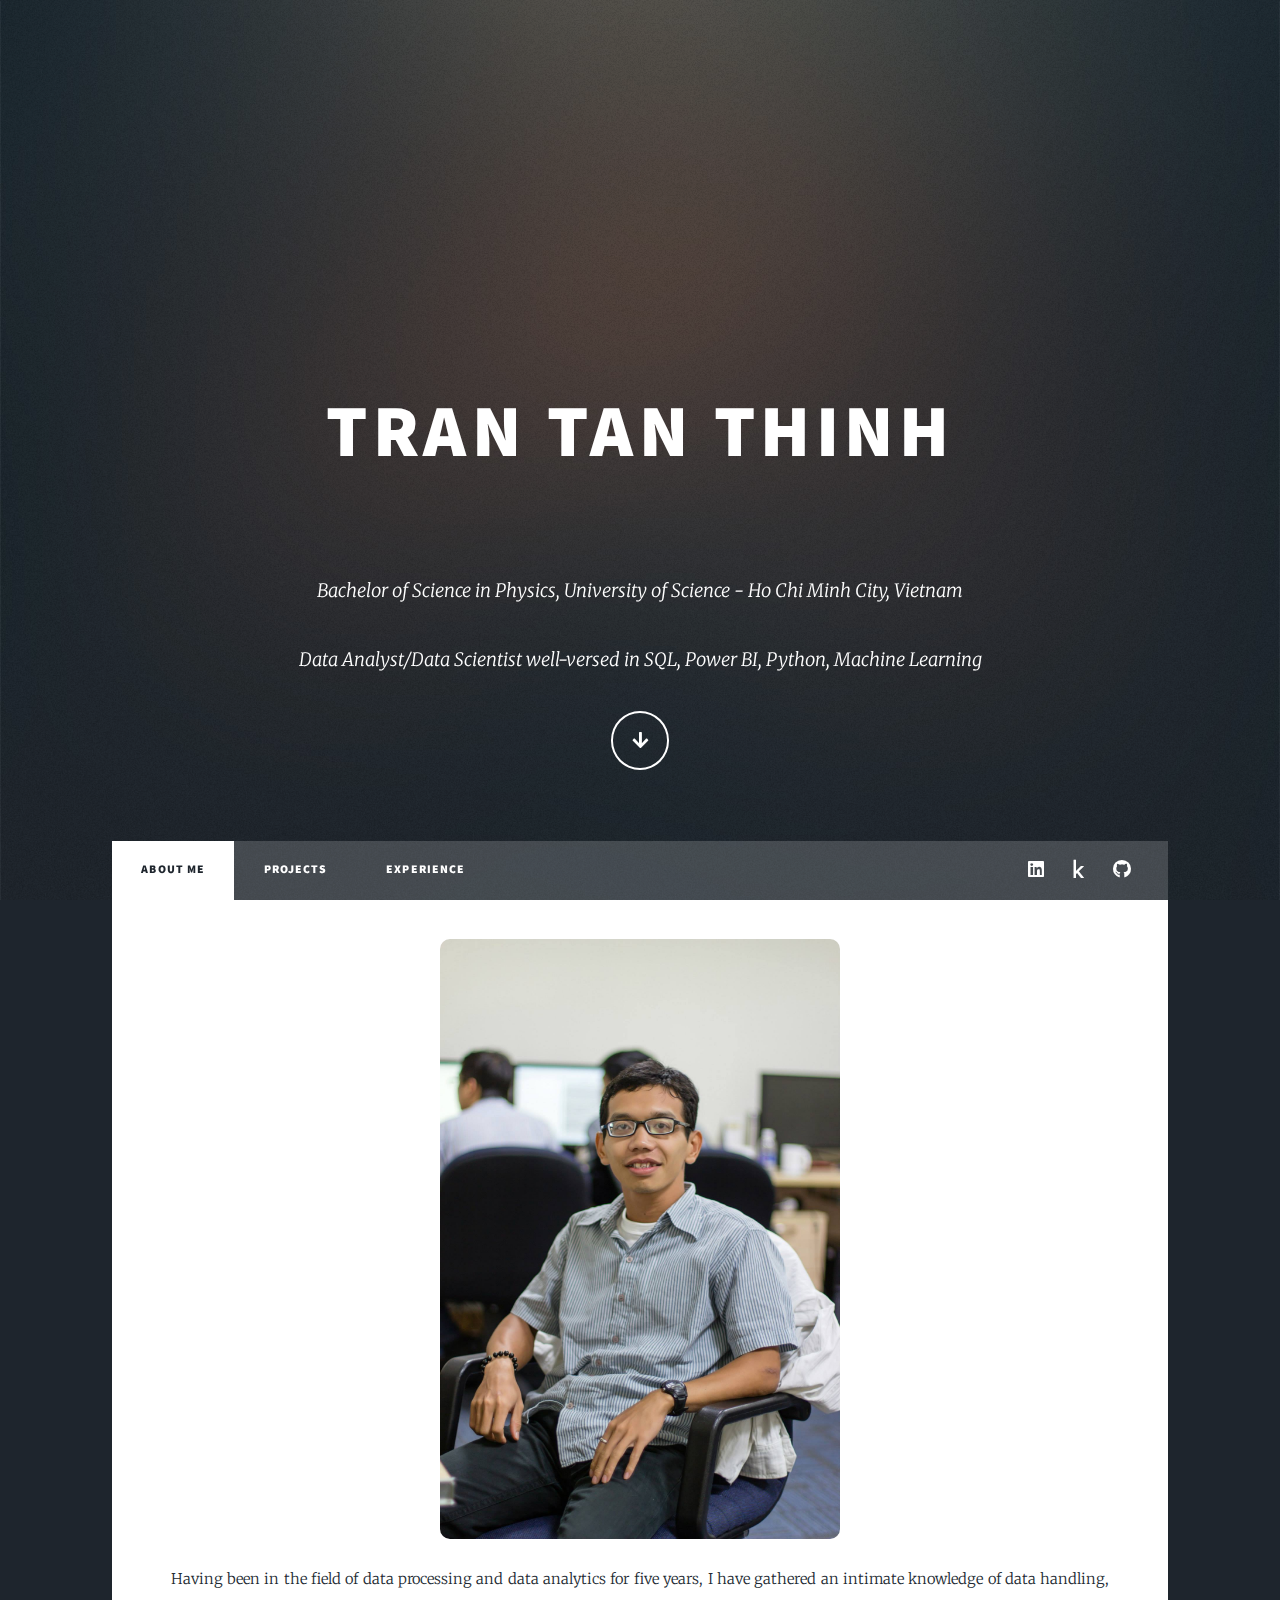
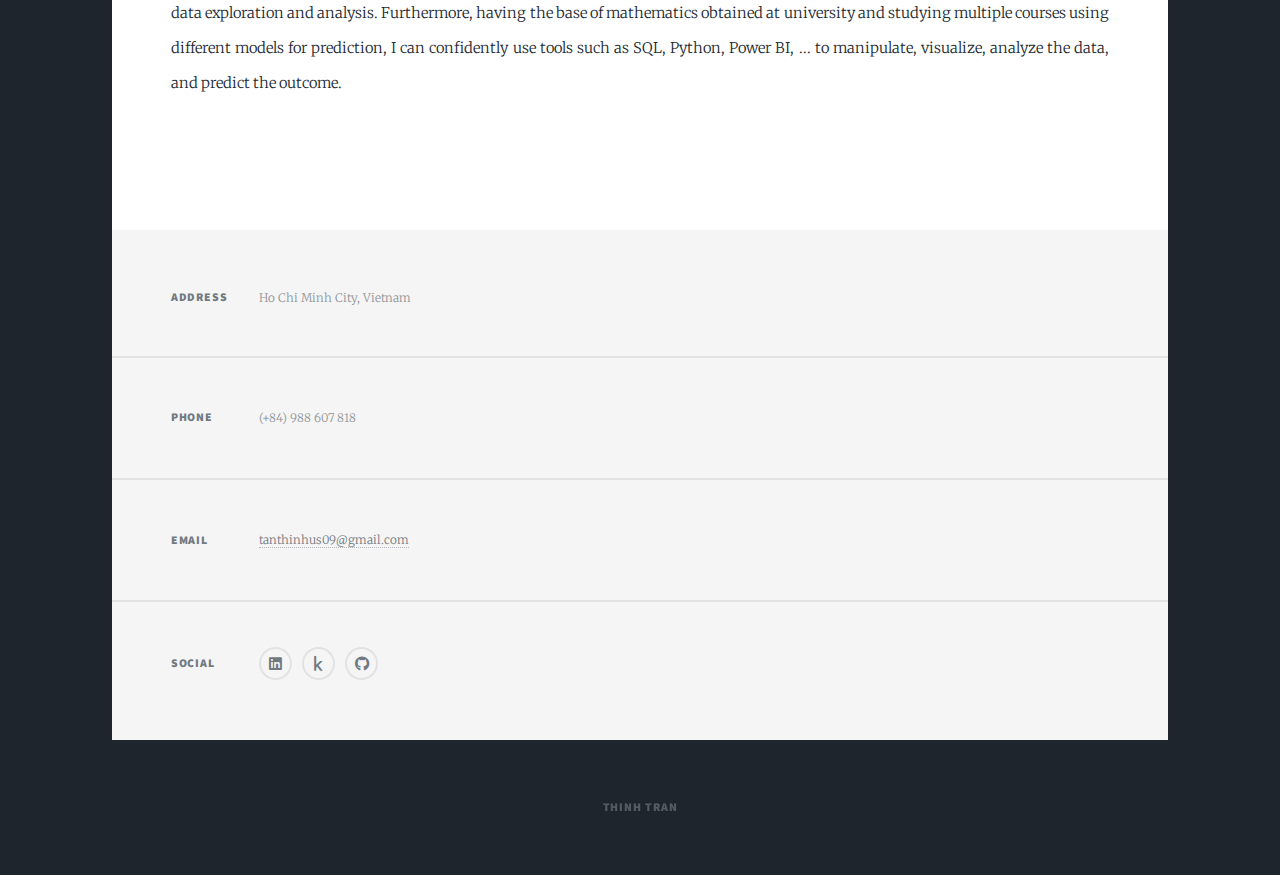
<file: index.html>
<!DOCTYPE HTML>
<!--
	Massively by HTML5 UP
	html5up.net | @ajlkn
	Free for personal and commercial use under the CCA 3.0 license (html5up.net/license)
-->
<html>
	<head>
		<title>Thinh Tran</title>
		<meta charset="utf-8" />
		<meta name="viewport" content="width=device-width, initial-scale=1, user-scalable=no" />
		<link rel="stylesheet" href="assets/css/main.css" />
		<noscript><link rel="stylesheet" href="assets/css/noscript.css" /></noscript>
	</head>
	<body class="is-preload">

		<!-- Wrapper -->
			<div id="wrapper" class="fade-in">

				<!-- Intro -->
					<div id="intro">
						<h1>TRAN TAN THINH<br>&emsp;</br></h1>
						<p>Bachelor of Science in Physics, University of Science - Ho Chi Minh City, Vietnam</p>
						<p>Data Analyst/Data Scientist well-versed in SQL, Power BI, Python, Machine Learning</p>
						<!-- <p>A free, fully responsive HTML5 + CSS3 site template designed by <a href="https://twitter.com/ajlkn">@ajlkn</a> for <a href="https://html5up.net">HTML5 UP</a><br />
						and released for free under the <a href="https://html5up.net/license">Creative Commons license</a>.</p> -->
						<ul class="actions">
							<li><a href="#header" class="button icon solid solo fa-arrow-down scrolly">Continue</a></li>
						</ul>
					</div>

				<!-- Header -->
					<header id="header">
						<a href="index.html" class="logo">Thinh Tran</a>
					</header>

				<!-- Nav -->
					<nav id="nav">
						<ul class="links">
							<li class="active"><a href="index.html">About me</a></li>
							<li><a href="projects.html">Projects</a></li>
							<li><a href="experience.html">Experience</a></li>
						</ul>
						<ul class="icons">
							<!-- <li><a href="#" class="icon brands alt fa-twitter"><span class="label">Twitter</span></a></li> -->
							<!-- <li><a href="https://www.facebook.com/cong.vuong.9279/" class="icon brands alt fa-facebook-f"><span class="label">Facebook</span></a></li> -->
							<!-- <li><a href="#" class="icon brands alt fa-instagram"><span class="label">Instagram</span></a></li> -->
							<li><a href="https://www.linkedin.com/in/thinhtrantan/" class="icon brands alt fa-linkedin"><span class="label">Linkedin</span></a></li>
							<li><a href="https://www.kaggle.com/thnhtrntn/" class="icon brands alt fa-kaggle"><span class="label">Kaggle</span></a></li>
							<li><a href="https://github.com/thinhuos0913" class="icon brands alt fa-github"><span class="label">GitHub</span></a></li>
						</ul>
					</nav>
				<!-- Main -->
				<div id="main">

					<!-- Post -->
					<article>
						<div style = "text-align: center;"><img src="images/my/me.jpg" 
								style ="object-fit:cover;
										width:400px;
										height:600px;
										border-radius: 10px;
										margin-top: -20px;
										margin-bottom: 10px;" class = "center"/></div>
						<!-- <a href="#" class="image main"><img src="images/my/about_me.jpg" width = 5px, height = 300px /></a> -->
						<!-- <h2 style = 'text-align: center;'>TRAN TAN THINH</h2> -->
							<p style="margin-bottom: 100px;">Having been in the field of data processing and data analytics for five years, I have gathered an intimate knowledge of data handling, data exploration and analysis. Furthermore, having the base of mathematics obtained at university and studying multiple courses using different models for prediction, I can confidently use tools such as SQL, Python, Power BI, ... to manipulate, visualize, analyze the data, and predict the outcome.</p>
				</div>

				<!-- Footer -->
					<footer id="footer">
						<!-- <section>
							<form method="post" action="#">
								<div class="fields">
									<div class="field">
										<label for="name">Name</label>
										<input type="text" name="name" id="name" />
									</div>
									<div class="field">
										<label for="email">Email</label>
										<input type="text" name="email" id="email" />
									</div>
									<div class="field">
										<label for="message">Message</label>
										<textarea name="message" id="message" rows="3"></textarea>
									</div>
								</div>
								<ul class="actions">
									<li><input type="submit" value="Send Message"/></li>
								</ul>
							</form>
						</section> -->
						<section class="split contact">
							<section class="alt">
								<h3>Address</h3>
								<p>Ho Chi Minh City, Vietnam</p>
							</section>
							<section>
								<h3>Phone</h3>
								<p>(+84) 988 607 818</p>
							</section>
							<section>
								<h3>Email</h3>
								<p><a href="mailto:tanthinhus09@gmail.com">tanthinhus09@gmail.com</a></p>
							</section>
							<section>
								<h3>Social</h3>
								<ul class="icons alt">
									<li><a href="https://www.linkedin.com/in/thinhtrantan/" class="icon brands alt fa-linkedin"><span class="label">Linkedin</span></a></li>
									<li><a href="https://www.kaggle.com/thnhtrntn/" class="icon brands alt fa-kaggle"><span class="label">Kaggle</span></a></li>
									<li><a href="https://github.com/thinhuos0913" class="icon brands alt fa-github"><span class="label">GitHub</span></a></li>
								</ul>
							</section>
						</section>
					</footer>

				<!-- Copyright -->
					<div id="copyright">
						<ul><li>THINH TRAN</li></ul>
					</div>

			</div>

		<!-- Scripts -->
			<script src="assets/js/jquery.min.js"></script>
			<script src="assets/js/jquery.scrollex.min.js"></script>
			<script src="assets/js/jquery.scrolly.min.js"></script>
			<script src="assets/js/browser.min.js"></script>
			<script src="assets/js/breakpoints.min.js"></script>
			<script src="assets/js/util.js"></script>
			<script src="assets/js/main.js"></script>

	</body>
</html>
</file>
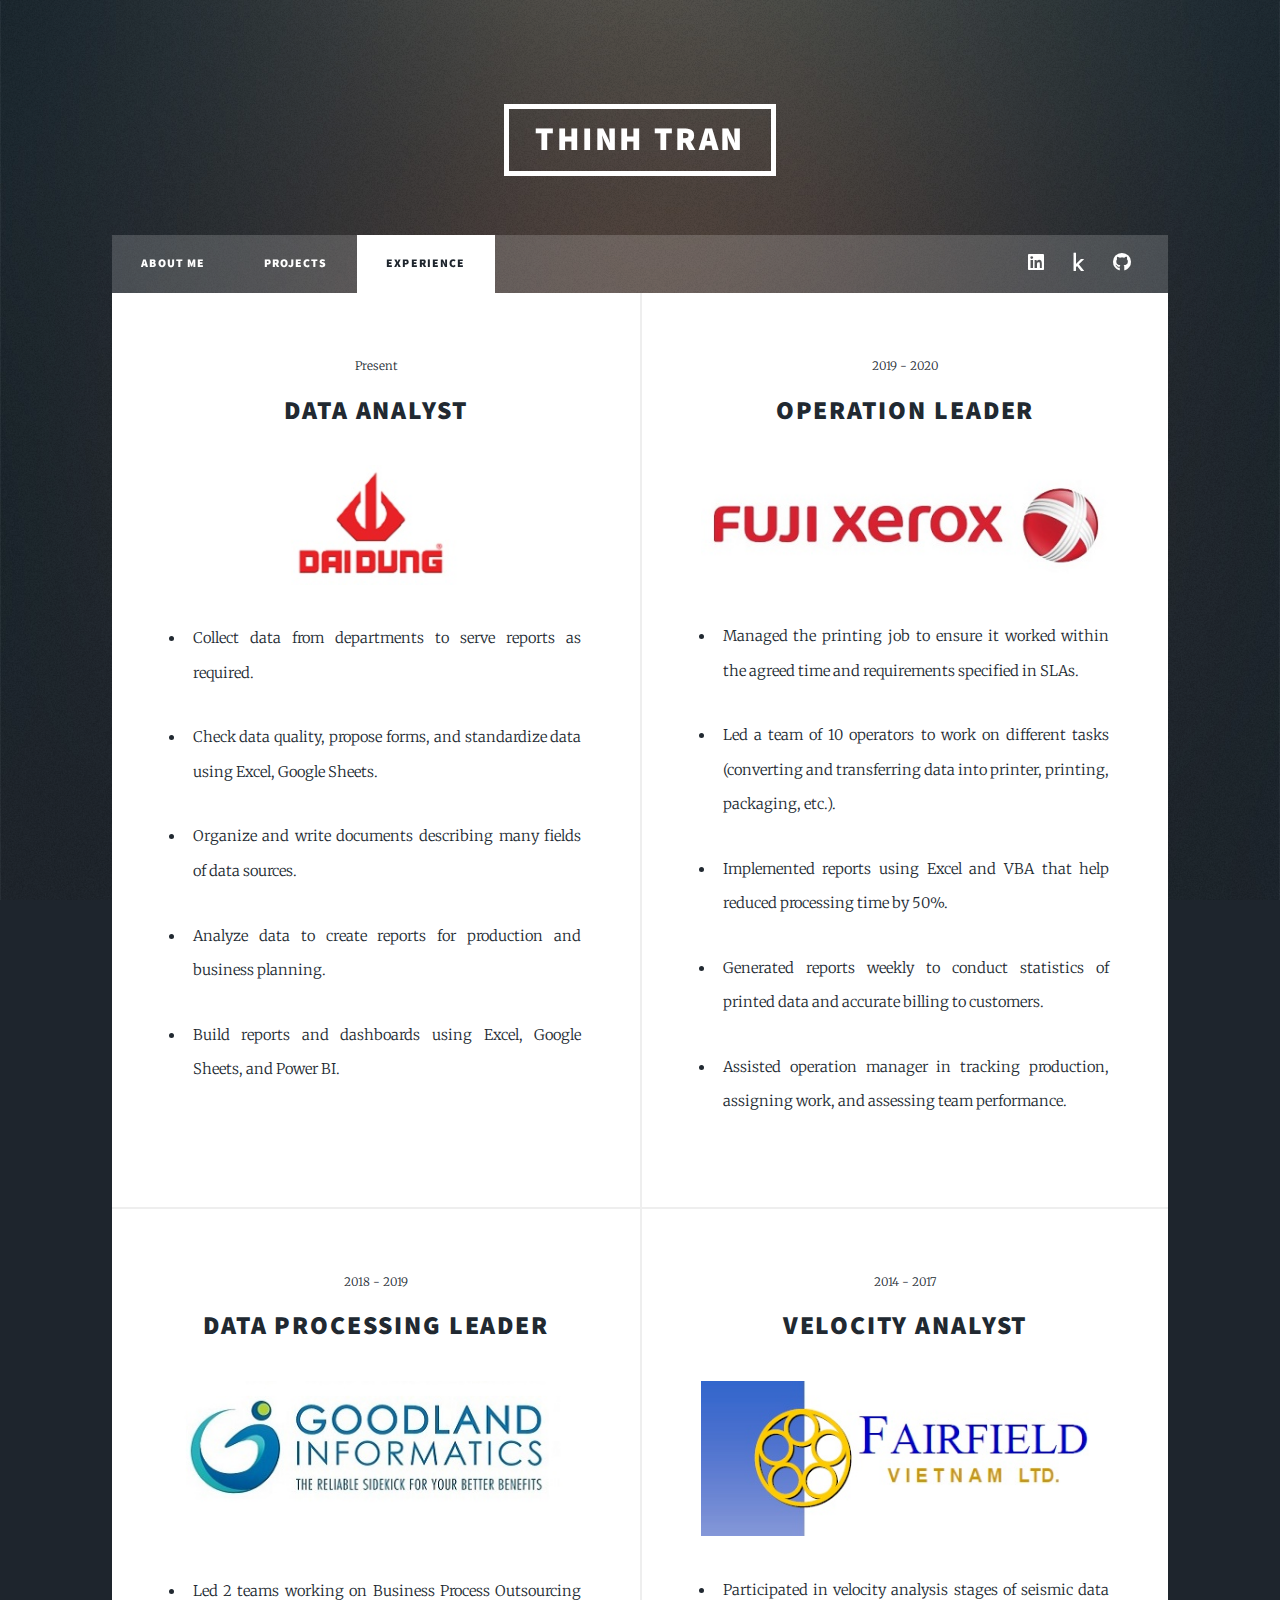
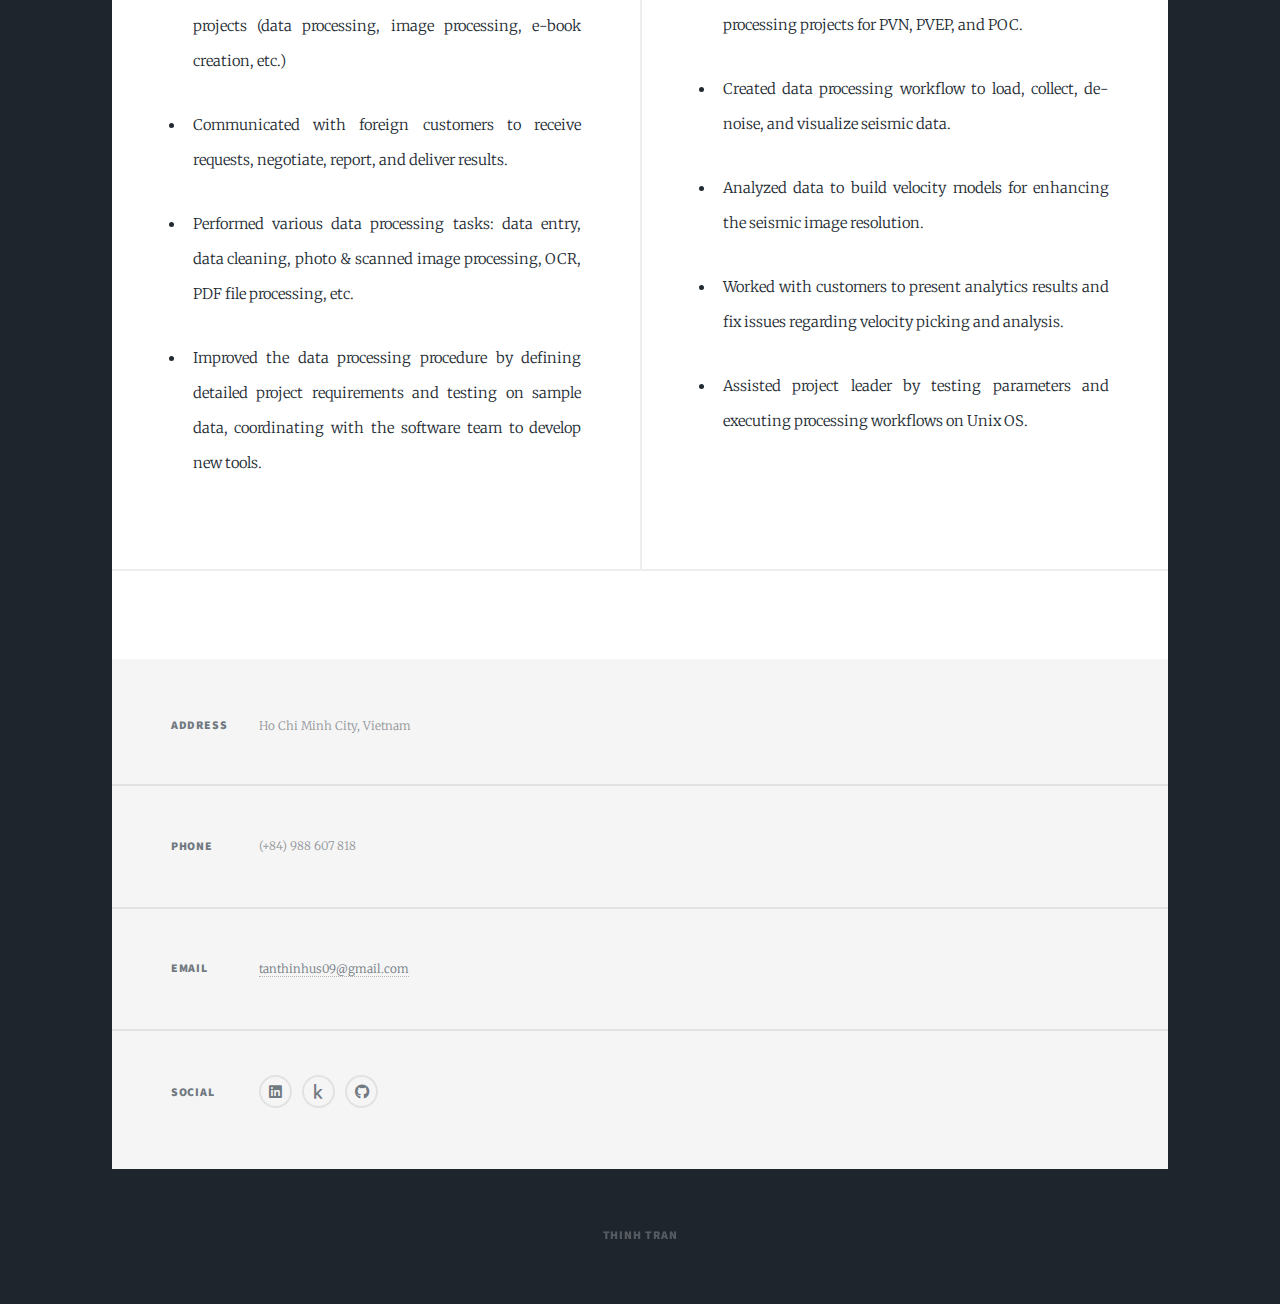
<file: experience.html>
<!DOCTYPE HTML>
<!--
	Massively by HTML5 UP
	html5up.net | @ajlkn
	Free for personal and commercial use under the CCA 3.0 license (html5up.net/license)
-->
<html>
	<head>
		<title>Experience</title>
		<meta charset="utf-8" />
		<meta name="viewport" content="width=device-width, initial-scale=1, user-scalable=no" />
		<link rel="stylesheet" href="assets/css/main.css" />
		<noscript><link rel="stylesheet" href="assets/css/noscript.css" /></noscript>
	</head>
	<body class="is-preload">
		<!-- Wrapper -->
			<div id="wrapper" class="fade-in">

				<!-- Header -->
					<header id="header">
						<a href="index.html" class="logo">Thinh Tran</a>
					</header>

				<!-- Nav -->
					<nav id="nav">
						<ul class="links">
							<li><a href="index.html">About me</a></li>
							<li><a href="projects.html">Projects</a></li>
							<li class = "active"><a href="experience.html">Experience</a></li>
						</ul>
						<ul class="icons">
							<li><a href="https://www.linkedin.com/in/thinhtrantan/" class="icon brands alt fa-linkedin"><span class="label">Linkedin</span></a></li>
							<li><a href="https://www.kaggle.com/thnhtrntn/" class="icon brands alt fa-kaggle"><span class="label">Kaggle</span></a></li>
							<li><a href="https://github.com/thinhuos0913" class="icon brands alt fa-github"><span class="label">GitHub</span></a></li>
						</ul>
					</nav>
				<!-- Main -->
				<div id="main">

					<!-- Featured Post -->
<!-- 						<article class="post featured">
							<header class="major" style = "margin-top: -100px;">
								<span class="date">Jun 18, 2022</span>
								<h2><a href="#">Machine Learning Specialization</a></h2>
								<p>Completed the ML course from Coursera</p>
							</header>
							<a href="#" class="image main"><img src="images/my/flower_classification.jpg" alt="" /></a>
							<ul class="actions special">
								<li><a href="https://www.coursera.org/account/accomplishments/verify/U3AQM4GDFJEJ" class="button large">Details</a></li>
							</ul>
						</article> -->

					<!-- Posts -->
						<section class="posts">
							<article>
								<header>
									<span class="date">Present</span>
									<h2><a>Data Analyst</a></h2>
								</header>
								<a class="image fit"><img src="images/my/ddc.jpg" alt="" /></a>
								<ul>
									<li>
										<p>Collect data from departments to serve reports as required.</p>
									</li>
									<li>
										<p>Check data quality, propose forms, and standardize data using Excel, Google Sheets.</p>
									</li>
									<li>
										<p>Organize and write documents describing many fields of data sources.</p>
									</li>
									<li>
										<p>Analyze data to create reports for production and business planning.</p>
									</li>
									<li>
										<p>Build reports and dashboards using Excel, Google Sheets, and Power BI.</p>
									</li>
<!-- 									<li>
										<p>Implement machine learning model in Google Colab and MS Azure.</p>
									</li> -->
								</ul>
								<!-- <ul class="actions special">
									<li><a href="https://drive.google.com/file/d/1RLeczN0H07fCC7QvbeJQKsssO9vh1-WS/view?usp=sharing" class="button">Details</a></li>
								</ul> -->
							</article>
							<article>
								<header>
									<span class="date">2019 - 2020</span>
									<h2><a>Operation Leader</a></h2>
								</header>
								<a class="image fit"><img src="images/my/fxv.jpg" alt="" /></a>
								<ul>
									<li>
										<p>Managed the printing job to ensure it worked within the agreed time and requirements specified in SLAs.</p>
									</li>
									<li>
										<p>Led a team of 10 operators to work on different tasks (converting and transferring data into printer, printing, packaging, etc.).</p>
									</li>
									<li>
										<p>Implemented reports using Excel and VBA that help reduced processing time by 50%.</p>
									</li>
									<li>
										<p>Generated reports weekly to conduct statistics of printed data and accurate billing to customers.</p>
									</li>
									<li>
										<p>Assisted operation manager in tracking production, assigning work, and assessing team performance.</p>
									</li>
								</ul>
								<!-- <ul class="actions special">
									<li><a href="https://colab.research.google.com/drive/1SvZXk3NK_dsNspFYiDP24YNXGAwwNI5q?usp=sharing" class="button">Details</a></li>
								</ul> -->
							</article>
							<article>
								<header>
									<span class="date">2018 - 2019</span>
									<h2><a>Data Processing Leader</a></h2>
								</header>
								<a class="image fit"><img src="images/my/gl.jpg" alt="" /></a>
								<ul>
									<li>
										<p>Led 2 teams working on Business Process Outsourcing projects (data processing, image processing, e-book creation, etc.)</p>
									</li>
									<li>
										<p>Communicated with foreign customers to receive requests, negotiate, report, and deliver results.</p>
									</li>
									<li>
										<p>Performed various data processing tasks: data entry, data cleaning, photo & scanned image processing, OCR, PDF file processing, etc.</p>
									</li>
									<li>
										<p>Improved the data processing procedure by defining detailed project requirements and testing on sample data, coordinating with the software team to develop new tools.</p>
									</li>
								</ul>
								<!-- <ul class="actions special">
									<li><a href="https://colab.research.google.com/drive/1S-3LCyvXCMXihS7YEi1AYroQF8vGH8Ct?usp=sharing" class="button">Details</a></li>
								</ul> -->
							</article>
							<article>
								<header>
									<span class="date">2014 - 2017</span>
									<h2><a href="https://drive.google.com/file/d/1SatUzAreYx3S8SQF7RUgICtd8aE9N-nM/view?usp=sharing">Velocity Analyst</a></h2>
								</header>
								<a href = "https://drive.google.com/file/d/1SatUzAreYx3S8SQF7RUgICtd8aE9N-nM/view?usp=sharing"class="image fit"><img src="images/my/ffvn.jpg" alt="" /></a>
								<ul>
									<li>
										<p>Participated in velocity analysis stages of seismic data processing projects for PVN, PVEP, and POC.</p>
									</li>
									<li>
										<p>Created data processing workflow to load, collect, de-noise, and visualize seismic data.</p>
									</li>
									<li>
										<p>Analyzed data to build velocity models for enhancing the seismic image resolution.</p>
									</li>
									<li>
										<p>Worked with customers to present analytics results and fix issues regarding velocity picking and analysis.</p>
									</li>
									<li>
										<p>Assisted project leader by testing parameters and executing processing workflows on Unix OS.</p>
									</li>
								</ul>
								<!-- </ul> -->
								<!-- <ul class="actions special">
									<li><a href="https://colab.research.google.com/drive/1hSG-_piJxsdUUL6FUrWoExs7aPtREgwW?usp=sharing" class="button">Details</a></li>
								</ul> -->
							</article>
<!-- 							<article>
								<header>
									<span class="date">2022 - Present</span>
									<h2><a href="https://drive.google.com/file/d/1kxKwkQtGa9EAJuUJAdXsAVI1LKV-cSKG/view?usp=sharing">Freelancer</a></h2>
								</header>
								<a href="https://drive.google.com/file/d/1kxKwkQtGa9EAJuUJAdXsAVI1LKV-cSKG/view?usp=sharing" class="image fit"><img src="images/my/freelancer.jpg" width="100" height="350" alt="" /></a>
								<p>This report was from the <i>Business Intelligence Competion Season 6 </i>and assessed by judges from KPIM company.</p>
								<ul class="actions special">
									<li><a href="https://drive.google.com/file/d/1kxKwkQtGa9EAJuUJAdXsAVI1LKV-cSKG/view?usp=sharing" class="button">Details</a></li>
								</ul>
							</article>
							<article>
								<header>
									<span class="date">May 31, 2022</span>
									<h2><a href="MBA.html">Market Basket Analysis<br />
									with SQL</a></h2>
								</header>
								<a href="MBA.html" class="image fit"><img src="images/my/market basket.jpeg" alt="" /></a>
								<p>Market Basket Analysis is a technique using analytics to explore customer purchase behaviors, thus retailers can efficiently employ purchase information to effectively market and optimize sales of diverse products.</p>
								<ul class="actions special">
									<li><a href="MBA.html" class="button">Details</a></li>
								</ul>
							</article> -->
						</section>

					<!-- Footer -->
						 <footer>
							<!--<div class="pagination"> -->
								<!--<a href="#" class="previous">Prev</a>-->
								<!-- <a href="#" class="page active">1</a>
								<a href="#" class="page">2</a>
								<a href="#" class="page">3</a>
								<span class="extra">&hellip;</span>
								<a href="#" class="page">8</a>
								<a href="#" class="page">9</a>
								<a href="#" class="page">10</a>
								<a href="#" class="next">Next</a>
							</div>-->
							
							<!-- <p style = "text-align: center;"> <em>To view more of my projects, please scroll up and click at the tab <a href="generic.html"><strong>MY PROJECTS</strong></a> </em><p> -->
						</footer> 

				</div>

				<!-- Footer -->
					<footer id="footer">
						<!-- <section>
							<form method="post" action="#">
								<div class="fields">
									<div class="field">
										<label for="name">Name</label>
										<input type="text" name="name" id="name" />
									</div>
									<div class="field">
										<label for="email">Email</label>
										<input type="text" name="email" id="email" />
									</div>
									<div class="field">
										<label for="message">Message</label>
										<textarea name="message" id="message" rows="3"></textarea>
									</div>
								</div>
								<ul class="actions">
									<li><input type="submit" value="Send Message" /></li>
								</ul>
							</form>
						</section> -->
						<section class="split contact">
							<section class="alt">
								<h3>Address</h3>
								<p>Ho Chi Minh City, Vietnam</p>
							</section>
							<section>
								<h3>Phone</h3>
								<p>(+84) 988 607 818</p>
							</section>
							<section>
								<h3>Email</h3>
								<p><a href="mailto:tanthinhus09@gmail.com">tanthinhus09@gmail.com</a></p>
							</section>
							<section>
								<h3>Social</h3>
								<ul class="icons alt">
									<!-- <li><a href="#" class="icon brands alt fa-twitter"><span class="label">Twitter</span></a></li> -->
									<!-- <li><a href="https://www.facebook.com/cong.vuong.9279/" class="icon brands alt fa-facebook-f"><span class="label">Facebook</span></a></li> -->
									<!-- <li><a href="#" class="icon brands alt fa-instagram"><span class="label">Instagram</span></a></li> -->
									<li><a href="https://www.linkedin.com/in/thinhtrantan/" class="icon brands alt fa-linkedin"><span class="label">Linkedin</span></a></li>
									<li><a href="https://www.kaggle.com/thnhtrntn/" class="icon brands alt fa-kaggle"><span class="label">Kaggle</span></a></li>
									<li><a href="https://github.com/thinhuos0913" class="icon brands alt fa-github"><span class="label">GitHub</span></a></li>
								</ul>
							</section>
						</section>
					</footer>

				<!-- Copyright -->
					<div id="copyright">
						<ul><li><!--&copy; --> THINH TRAN</li></ul>
					</div>

			</div>

		<!-- Scripts -->
			<script src="assets/js/jquery.min.js"></script>
			<script src="assets/js/jquery.scrollex.min.js"></script>
			<script src="assets/js/jquery.scrolly.min.js"></script>
			<script src="assets/js/browser.min.js"></script>
			<script src="assets/js/breakpoints.min.js"></script>
			<script src="assets/js/util.js"></script>
			<script src="assets/js/main.js"></script>

	</body>
</html>
</file>
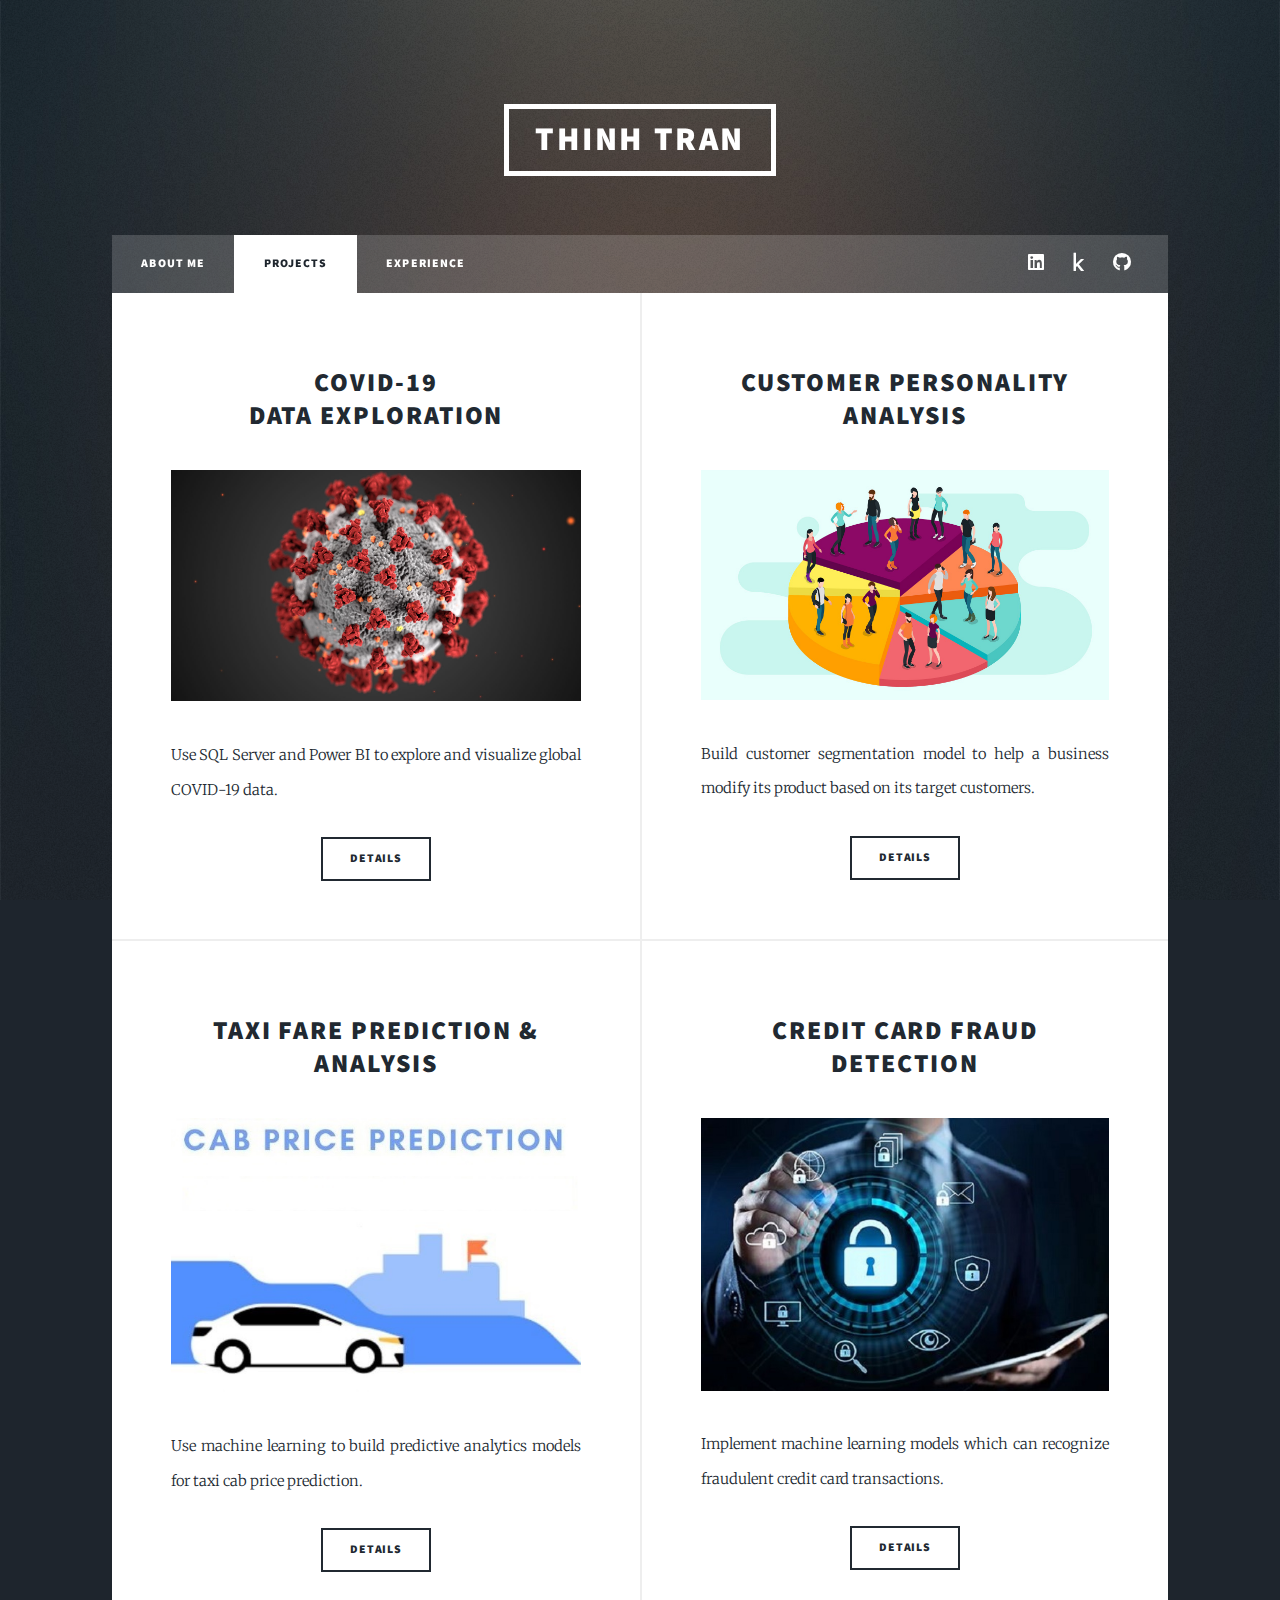
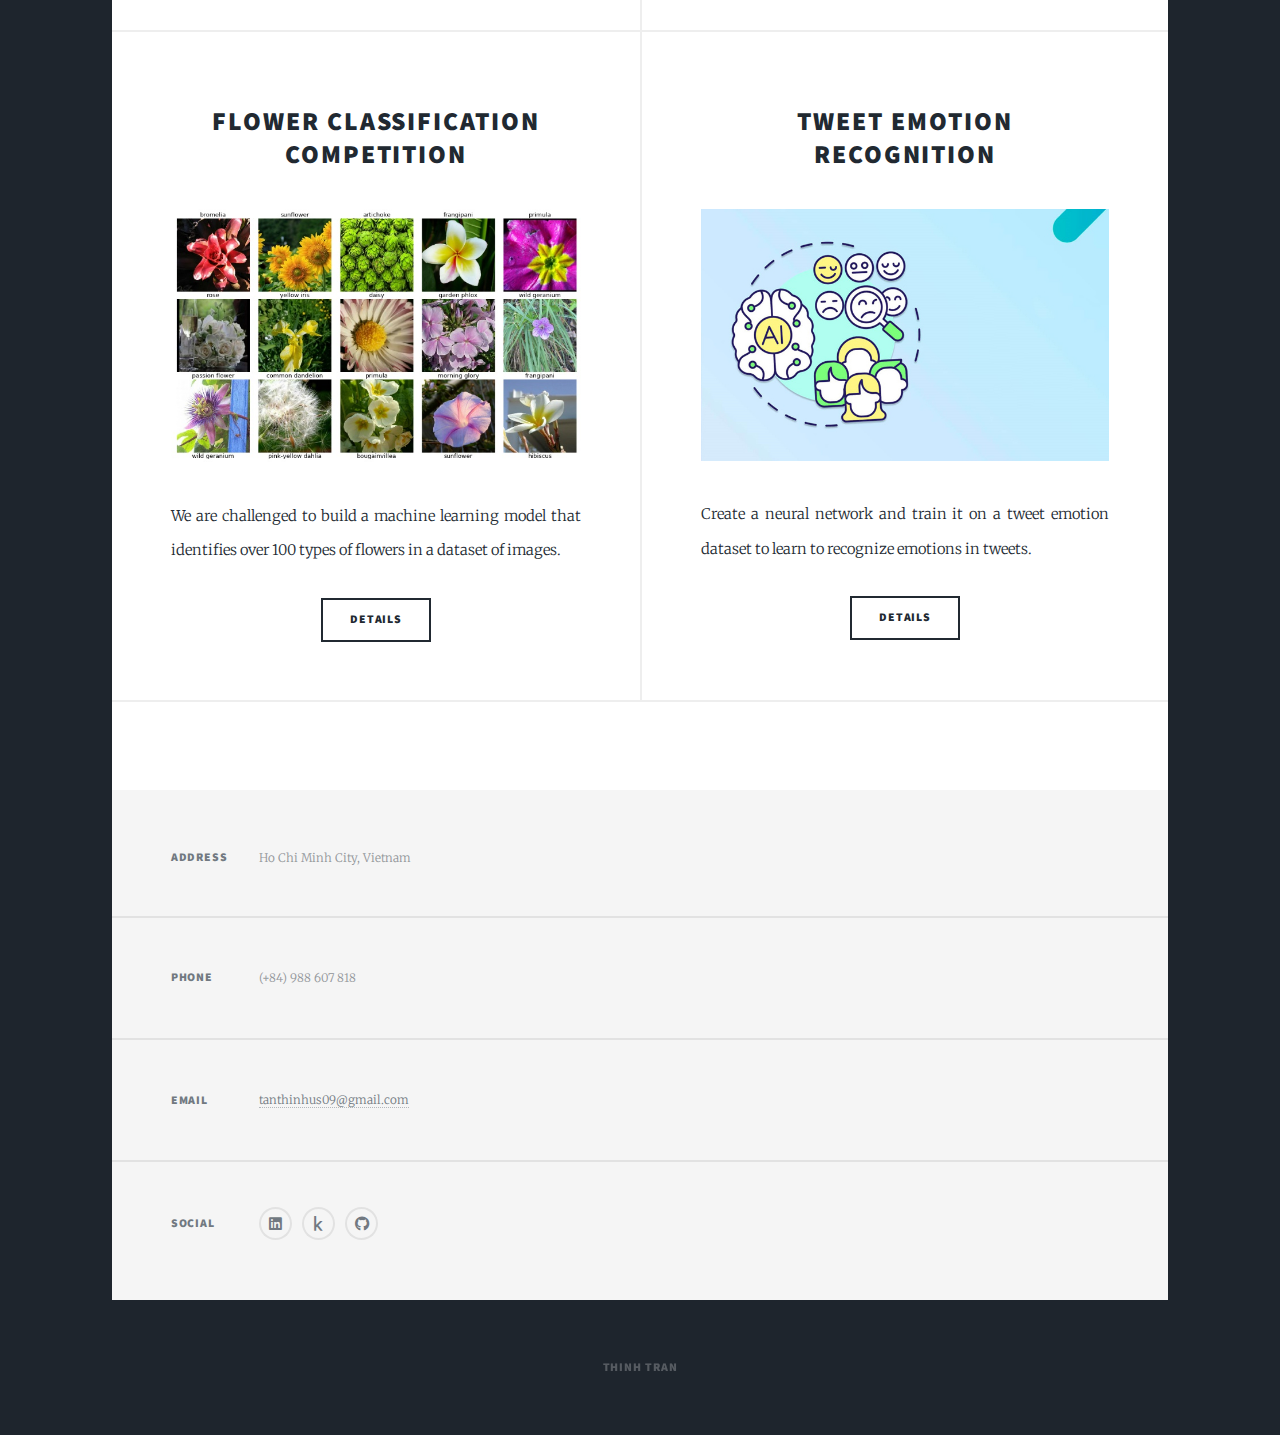
<file: projects.html>
<!DOCTYPE HTML>
<!--
	Massively by HTML5 UP
	html5up.net | @ajlkn
	Free for personal and commercial use under the CCA 3.0 license (html5up.net/license)
-->
<html>
	<head>
		<title>Projects</title>
		<meta charset="utf-8" />
		<meta name="viewport" content="width=device-width, initial-scale=1, user-scalable=no" />
		<link rel="stylesheet" href="assets/css/main.css" />
		<noscript><link rel="stylesheet" href="assets/css/noscript.css" /></noscript>
	</head>
	<body class="is-preload">
		<!-- Wrapper -->
			<div id="wrapper" class="fade-in">

				<!-- Header -->
					<header id="header">
						<a href="index.html" class="logo">Thinh Tran</a>
					</header>

				<!-- Nav -->
					<nav id="nav">
						<ul class="links">
							<li><a href="index.html">About me</a></li>
							<li class="active"><a href="projects.html">Projects</a></li>
							<li><a href="experience.html">Experience</a></li>
						</ul>
						<ul class="icons">
							<li><a href="https://www.linkedin.com/in/thinhtrantan/" class="icon brands alt fa-linkedin"><span class="label">Linkedin</span></a></li>
							<li><a href="https://www.kaggle.com/thnhtrntn/" class="icon brands alt fa-kaggle"><span class="label">Kaggle</span></a></li>
							<li><a href="https://github.com/thinhuos0913" class="icon brands alt fa-github"><span class="label">GitHub</span></a></li>
						</ul>
					</nav>
				<!-- Main -->
				<div id="main">

					<!-- Featured Post -->
<!-- 						<article class="post featured">
							<header class="major" style = "margin-top: 10px;">
								<span class="date">October 5, 2022</span>
								<h2><a href="https://www.kaggle.com/code/thnhtrntn/flower-classification">Flower Classification Competition</a></h2>
								<p>We are challenged to build a machine learning model that identifies the type of flowers in a dataset of images (over 100 types)</p>
							</header>
							<a href="https://www.kaggle.com/code/thnhtrntn/flower-classification" class="image main"><img src="images/my/test.jpg" alt="" /></a>
							<ul class="actions special">
								<li><a href="https://www.kaggle.com/code/thnhtrntn/flower-classification" class="button large">Details</a></li>
							</ul>
						</article> -->

					<!-- Posts -->
						<section class="posts">
							<article>
								<header>
									<span class="date"></span> <!-- add date if needed Aug 21, 2023-->
									<h2><a href="https://github.com/thinhuos0913/covid19_data_exploration/blob/main/Covid-19_Data_Exploration.sql">Covid-19 <br />Data Exploration</a></h2>
								</header>
								<a href="https://github.com/thinhuos0913/covid19_data_exploration/blob/main/Covid-19_Data_Exploration.sql" class="image fit"><img src="images/my/covid.jpg" alt="" /></a>
								<p>Use SQL Server and Power BI to explore and visualize global COVID-19 data.</p>
								<ul class="actions special">
									<li><a href="https://github.com/thinhuos0913/covid19_data_exploration/blob/main/Covid-19_Data_Exploration.sql" class="button">Details</a></li>
								</ul>
							</article>
							<article>
								<header>
									<span class="date"></span>
									<h2><a href="https://github.com/thinhuos0913/customer_personality_analysis/blob/main/Customer_Personality_Analysis.ipynb">Customer Personality Analysis</a></h2>
								</header>
								<a href="https://github.com/thinhuos0913/customer_personality_analysis/blob/main/Customer_Personality_Analysis.ipynb" class="image fit"><img src="images/my/customer_segment.jpg" alt="" /></a>
								<p>Build customer segmentation model to help a business modify its product based on its target customers.</p>
								<ul class="actions special">
									<li><a href="https://github.com/thinhuos0913/customer_personality_analysis/blob/main/Customer_Personality_Analysis.ipynb" class="button">Details</a></li>
								</ul>
							</article>
							<article>
								<header>
									<span class="date"></span>
									<h2><a href="https://github.com/thinhuos0913/Uber_Lyft_price_prediction/blob/main/Uber_Lyft_Price_Prediction.ipynb">Taxi Fare Prediction & Analysis
									</a></h2>
								</header>
								<a href="https://github.com/thinhuos0913/Uber_Lyft_price_prediction/blob/main/Uber_Lyft_Price_Prediction.ipynb" class="image fit"><img src="images/my/taxi.jpg" alt="" /></a>
								<p>Use machine learning to build predictive analytics models for taxi cab price prediction.</p>
								<ul class="actions special">
									<li><a href="https://github.com/thinhuos0913/Uber_Lyft_price_prediction/blob/main/Uber_Lyft_Price_Prediction.ipynb" class="button">Details</a></li>
								</ul>
							</article>
							<article>
								<header>
									<span class="date"></span>
									<h2><a href="https://github.com/thinhuos0913/credit_card_fraud_detection/blob/main/Fraud_detection.ipynb">Credit Card Fraud Detection</a></h2>
								</header>
								<a href="https://github.com/thinhuos0913/credit_card_fraud_detection/blob/main/Fraud_detection.ipynb" class="image fit"><img src="images/my/fraud_detection.jpg" alt="" /></a>
								<p>Implement machine learning models which can recognize fraudulent credit card transactions.</p>
								<ul class="actions special">
									<li><a href="https://github.com/thinhuos0913/credit_card_fraud_detection/blob/main/Fraud_detection.ipynb" class="button">Details</a></li>
								</ul>
							</article>
							<article>
								<header>
									<span class="date"></span>
									<h2><a href="https://www.kaggle.com/code/thnhtrntn/flower-classification">Flower Classification Competition</a></h2>
								</header>
								<a href="https://www.kaggle.com/code/thnhtrntn/flower-classification" class="image fit"><img src="images/my/flower.jpg" alt="" /></a>
								<p>We are challenged to build a machine learning model that identifies over 100 types of flowers in a dataset of images.</p>
								<ul class="actions special">
									<li><a href="https://www.kaggle.com/code/thnhtrntn/flower-classification" class="button">Details</a></li>
								</ul>
							</article>
							<article>
								<header>
									<span class="date"></span>
									<h2><a href="https://github.com/thinhuos0913/tweet-emotion-recognition/blob/main/Tweet_Emotion_Recognition_Updated.ipynb">Tweet Emotion <br />Recognition</a></h2>
								</header>
								<a href="https://github.com/thinhuos0913/tweet-emotion-recognition/blob/main/Tweet_Emotion_Recognition_Updated.ipynb" class="image fit"><img src="images/my/tweet_emotion.jpg" alt="" /></a>
								<p>Create a neural network and train it on a tweet emotion dataset to learn to recognize emotions in tweets.</p>
								<ul class="actions special">
									<li><a href="https://github.com/thinhuos0913/tweet-emotion-recognition/blob/main/Tweet_Emotion_Recognition_Updated.ipynb" class="button">Details</a></li>
								</ul>
							</article>
<!-- 							<article>
								<header>
									<span class="date">August 26, 2022</span>
									<h2><a href="https://drive.google.com/file/d/1RLeczN0H07fCC7QvbeJQKsssO9vh1-WS/view?usp=sharing">Trader<br> Performance Report</a></h2>
								</header>
								<a href="https://drive.google.com/file/d/1RLeczN0H07fCC7QvbeJQKsssO9vh1-WS/view?usp=sharing" class="image fit"><img src="images/my/blockchain-05.webp" alt="" /></a>
								<p>The report illustrates the performance of different trader segments: <b>Big trader, Medium trader, Small trader</b>. This report was accepted to be sent to the stakeholders of the company.</p>
								<ul class="actions special">
									<li><a href="https://drive.google.com/file/d/1RLeczN0H07fCC7QvbeJQKsssO9vh1-WS/view?usp=sharing" class="button">Details</a></li>
								</ul>
							</article>
							<article>
								<header>
									<span class="date">August 26, 2022</span>
									<h2><a href="https://drive.google.com/file/d/1RLeczN0H07fCC7QvbeJQKsssO9vh1-WS/view?usp=sharing">Trader<br> Performance Report</a></h2>
								</header>
								<a href="https://drive.google.com/file/d/1RLeczN0H07fCC7QvbeJQKsssO9vh1-WS/view?usp=sharing" class="image fit"><img src="images/my/blockchain-05.webp" alt="" /></a>
								<p>The report illustrates the performance of different trader segments: <b>Big trader, Medium trader, Small trader</b>. This report was accepted to be sent to the stakeholders of the company.</p>
								<ul class="actions special">
									<li><a href="https://drive.google.com/file/d/1RLeczN0H07fCC7QvbeJQKsssO9vh1-WS/view?usp=sharing" class="button">Details</a></li>
								</ul>
							</article>
							<article> -->
						</section>

					<!-- Footer -->
						 <footer>
							<!--<div class="pagination"> -->
								<!--<a href="#" class="previous">Prev</a>-->
								<!-- <a href="#" class="page active">1</a>
								<a href="#" class="page">2</a>
								<a href="#" class="page">3</a>
								<span class="extra">&hellip;</span>
								<a href="#" class="page">8</a>
								<a href="#" class="page">9</a>
								<a href="#" class="page">10</a>
								<a href="#" class="next">Next</a>
							</div>-->
							
							<!-- <p style = "text-align: center;"> <em>To view more of my projects, please scroll up and click at the tab <a href="generic.html"><strong>MY PROJECTS</strong></a> </em><p> -->
						</footer> 

				</div>

				<!-- Footer -->
					<footer id="footer">
						<!-- <section>
							<form method="post" action="#">
								<div class="fields">
									<div class="field">
										<label for="name">Name</label>
										<input type="text" name="name" id="name" />
									</div>
									<div class="field">
										<label for="email">Email</label>
										<input type="text" name="email" id="email" />
									</div>
									<div class="field">
										<label for="message">Message</label>
										<textarea name="message" id="message" rows="3"></textarea>
									</div>
								</div>
								<ul class="actions">
									<li><input type="submit" value="Send Message"/></li>
								</ul>
							</form>
						</section> -->
						<section class="split contact">
							<section class="alt">
								<h3>Address</h3>
								<p>Ho Chi Minh City, Vietnam</p>
							</section>
							<section>
								<h3>Phone</h3>
								<p>(+84) 988 607 818</p>
							</section>
							<section>
								<h3>Email</h3>
								<p><a href="mailto:tanthinhus09@gmail.com">tanthinhus09@gmail.com</a></p>
							</section>
							<section>
								<h3>Social</h3>
								<ul class="icons alt">
									<!-- <li><a href="#" class="icon brands alt fa-twitter"><span class="label">Twitter</span></a></li> -->
									<!-- <li><a href="https://www.facebook.com/cong.vuong.9279/" class="icon brands alt fa-facebook-f"><span class="label">Facebook</span></a></li> -->
									<!-- <li><a href="#" class="icon brands alt fa-instagram"><span class="label">Instagram</span></a></li> -->
									<li><a href="https://www.linkedin.com/in/thinhtrantan/" class="icon brands alt fa-linkedin"><span class="label">Linkedin</span></a></li>
									<li><a href="https://www.kaggle.com/thnhtrntn/" class="icon brands alt fa-kaggle"><span class="label">Kaggle</span></a></li>
									<li><a href="https://github.com/thinhuos0913" class="icon brands alt fa-github"><span class="label">GitHub</span></a></li>
								</ul>
							</section>
						</section>
					</footer>

				<!-- Copyright -->
					<div id="copyright">
						<ul><li><!--&copy; --> THINH TRAN</li></ul>
					</div>

			</div>

		<!-- Scripts -->
			<script src="assets/js/jquery.min.js"></script>
			<script src="assets/js/jquery.scrollex.min.js"></script>
			<script src="assets/js/jquery.scrolly.min.js"></script>
			<script src="assets/js/browser.min.js"></script>
			<script src="assets/js/breakpoints.min.js"></script>
			<script src="assets/js/util.js"></script>
			<script src="assets/js/main.js"></script>

	</body>
</html>
</file>
<file: assets/css/main.css>
@import url(fontawesome-all.min.css);
@import url("https://fonts.googleapis.com/css?family=Merriweather:300,700,300italic,700italic|Source+Sans+Pro:900");

/*
	Massively by HTML5 UP
	html5up.net | @ajlkn
	Free for personal and commercial use under the CCA 3.0 license (html5up.net/license)
*/

html, body, div, span, applet, object,
iframe, h1, h2, h3, h4, h5, h6, p, blockquote,
pre, a, abbr, acronym, address, big, cite,
code, del, dfn, em, img, ins, kbd, q, s, samp,
small, strike, strong, sub, sup, tt, var, b,
u, i, center, dl, dt, dd, ol, ul, li, fieldset,
form, label, legend, table, caption, tbody,
tfoot, thead, tr, th, td, article, aside,
canvas, details, embed, figure, figcaption,
footer, header, hgroup, menu, nav, output, ruby,
section, summary, time, mark, audio, video {
	margin: 0;
	padding: 0;
	border: 0;
	font-size: 100%;
	font: inherit;
	vertical-align: baseline;}

article, aside, details, figcaption, figure,
footer, header, hgroup, menu, nav, section {
	display: block;}

body {
	line-height: 1;
}

ol, ul {
	list-style: none;
}

blockquote, q {
	quotes: none;
}

	blockquote:before, blockquote:after, q:before, q:after {
		content: '';
		content: none;
	}

table {
	border-collapse: collapse;
	border-spacing: 0;
}

body {
	-webkit-text-size-adjust: none;
}

mark {
	background-color: transparent;
	color: inherit;
}

input::-moz-focus-inner {
	border: 0;
	padding: 0;
}

input, select, textarea {
	-moz-appearance: none;
	-webkit-appearance: none;
	-ms-appearance: none;
	appearance: none;
}

/* Basic */

	@-ms-viewport {
		width: device-width;
	}

	body {
		-ms-overflow-style: scrollbar;
	}

	@media screen and (max-width: 480px) {

		html, body {
			min-width: 320px;
		}

	}

	html {
		box-sizing: border-box;
	}

	*, *:before, *:after {
		box-sizing: inherit;
	}

	body {
		background-color: #1e252d;
	}

		body.is-preload *, body.is-preload *:before, body.is-preload *:after {
			-moz-animation: none !important;
			-webkit-animation: none !important;
			-ms-animation: none !important;
			animation: none !important;
			-moz-transition: none !important;
			-webkit-transition: none !important;
			-ms-transition: none !important;
			transition: none !important;
		}

/* Type */

	html {
		font-size: 16pt;
	}

		@media screen and (max-width: 1680px) {

			html {
				font-size: 12pt;
			}

		}

		@media screen and (max-width: 1280px) {

			html {
				font-size: 11pt;
			}

		}

		@media screen and (max-width: 360px) {

			html {
				font-size: 10pt;
			}

		}

	body {
		color: #212931;
	}

	body, input, select, textarea {
		font-family: "Merriweather", Georgia, serif;
		font-weight: 300;
		font-size: 1rem;
		line-height: 2.375;
	}

	a {
		-moz-transition: color 0.2s ease-in-out, background-color 0.2s ease-in-out, border-color 0.2s ease-in-out, box-shadow 0.2s ease-in-out;
		-webkit-transition: color 0.2s ease-in-out, background-color 0.2s ease-in-out, border-color 0.2s ease-in-out, box-shadow 0.2s ease-in-out;
		-ms-transition: color 0.2s ease-in-out, background-color 0.2s ease-in-out, border-color 0.2s ease-in-out, box-shadow 0.2s ease-in-out;
		transition: color 0.2s ease-in-out, background-color 0.2s ease-in-out, border-color 0.2s ease-in-out, box-shadow 0.2s ease-in-out;
		border-bottom: dotted 1px;
		text-decoration: none;
	}

		a:hover {
			border-bottom-color: transparent;
		}

	strong, b {
		font-weight: 600;
	}

	em, i {
		font-style: italic;
	}

	p {
		text-align: justify;
		margin: 0 0 2rem 0;
	}

	h1, h2, h3, h4, h5, h6 {
		font-family: "Source Sans Pro", Helvetica, sans-serif;
		font-weight: 900;
		line-height: 1.5;
		letter-spacing: 0.075em;
		text-transform: uppercase;
		margin: 0 0 1rem 0;
	}

		h1 a, h2 a, h3 a, h4 a, h5 a, h6 a {
			border-bottom: 0;
			color: inherit;
			text-decoration: none;
		}

	h1 {
		font-size: 4rem;
		line-height: 1.1;
		margin: 0 0 2rem 0;
	}

	h2 {
		font-size: 1.75rem;
		line-height: 1.3;
		margin: 0 0 1.5rem 0;
	}

	h3 {
		font-size: 1.25rem;
		margin: 0 0 1.5rem 0;
	}

	h4 {
		font-size: 1rem;
	}

	h5 {
		font-size: 0.9rem;
	}

	h6 {
		font-size: 0.8rem;
	}

	sub {
		font-size: 0.8rem;
		position: relative;
		top: 0.5rem;
	}

	sup {
		font-size: 0.8rem;
		position: relative;
		top: -0.5rem;
	}

	blockquote {
		border-left: solid 4px;
		font-style: italic;
		margin: 0 0 2rem 0;
		padding: 0.5rem 0 0.5rem 2rem;
	}

	code {
		border: solid 2px;
		font-family: "Courier New", monospace;
		font-size: 0.9rem;
		margin: 0 0.25rem;
		padding: 0.25rem 0.65rem;
	}

	pre {
		-webkit-overflow-scrolling: touch;
		font-family: "Courier New", monospace;
		font-size: 0.9rem;
		margin: 0 0 2rem 0;
	}

		pre code {
			display: block;
			line-height: 1.75;
			padding: 1rem 1.5rem;
			overflow-x: auto;
		}

	hr {
		border: 0;
		border-bottom: solid 2px;
		margin: 3rem 0;
	}

		hr.major {
			margin: 5rem 0;
		}

	.align-left {
		text-align: left;
	}

	.align-center {
		text-align: center;
	}

	.align-right {
		text-align: right;
	}

	input, select, textarea {
		color: #212931;
	}

	a {
		color: #212931;
		border-bottom-color: rgba(33, 41, 49, 0.5);
	}

		a:hover {
			border-bottom-color: transparent;
			color: #18bfef !important;
		}

	strong, b {
		color: #212931;
	}

	h1, h2, h3, h4, h5, h6 {
		color: #212931;
	}

	blockquote {
		border-left-color: #eeeeee;
	}

	code {
		background: rgba(220, 220, 220, 0.25);
		border-color: #eeeeee;
	}

	hr {
		border-bottom-color: #eeeeee;
	}

/* Row */

	.row {
		display: flex;
		flex-wrap: wrap;
		box-sizing: border-box;
		align-items: stretch;
	}

		.row > * {
			box-sizing: border-box;
		}

		.row.gtr-uniform > * > :last-child {
			margin-bottom: 0;
		}

		.row.aln-left {
			justify-content: flex-start;
		}

		.row.aln-center {
			justify-content: center;
		}

		.row.aln-right {
			justify-content: flex-end;
		}

		.row.aln-top {
			align-items: flex-start;
		}

		.row.aln-middle {
			align-items: center;
		}

		.row.aln-bottom {
			align-items: flex-end;
		}

		.row > .imp {
			order: -1;
		}

		.row > .col-1 {
			width: 8.33333%;
		}

		.row > .off-1 {
			margin-left: 8.33333%;
		}

		.row > .col-2 {
			width: 16.66667%;
		}

		.row > .off-2 {
			margin-left: 16.66667%;
		}

		.row > .col-3 {
			width: 25%;
		}

		.row > .off-3 {
			margin-left: 25%;
		}

		.row > .col-4 {
			width: 33.33333%;
		}

		.row > .off-4 {
			margin-left: 33.33333%;
		}

		.row > .col-5 {
			width: 41.66667%;
		}

		.row > .off-5 {
			margin-left: 41.66667%;
		}

		.row > .col-6 {
			width: 50%;
		}

		.row > .off-6 {
			margin-left: 50%;
		}

		.row > .col-7 {
			width: 58.33333%;
		}

		.row > .off-7 {
			margin-left: 58.33333%;
		}

		.row > .col-8 {
			width: 66.66667%;
		}

		.row > .off-8 {
			margin-left: 66.66667%;
		}

		.row > .col-9 {
			width: 75%;
		}

		.row > .off-9 {
			margin-left: 75%;
		}

		.row > .col-10 {
			width: 83.33333%;
		}

		.row > .off-10 {
			margin-left: 83.33333%;
		}

		.row > .col-11 {
			width: 91.66667%;
		}

		.row > .off-11 {
			margin-left: 91.66667%;
		}

		.row > .col-12 {
			width: 100%;
		}

		.row > .off-12 {
			margin-left: 100%;
		}

		.row.gtr-0 {
			margin-top: 0;
			margin-left: 0rem;
		}

			.row.gtr-0 > * {
				padding: 0 0 0 0rem;
			}

			.row.gtr-0.gtr-uniform {
				margin-top: 0rem;
			}

				.row.gtr-0.gtr-uniform > * {
					padding-top: 0rem;
				}

		.row.gtr-25 {
			margin-top: 0;
			margin-left: -0.375rem;
		}

			.row.gtr-25 > * {
				padding: 0 0 0 0.375rem;
			}

			.row.gtr-25.gtr-uniform {
				margin-top: -0.375rem;
			}

				.row.gtr-25.gtr-uniform > * {
					padding-top: 0.375rem;
				}

		.row.gtr-50 {
			margin-top: 0;
			margin-left: -0.75rem;
		}

			.row.gtr-50 > * {
				padding: 0 0 0 0.75rem;
			}

			.row.gtr-50.gtr-uniform {
				margin-top: -0.75rem;
			}

				.row.gtr-50.gtr-uniform > * {
					padding-top: 0.75rem;
				}

		.row {
			margin-top: 0;
			margin-left: -1.5rem;
		}

			.row > * {
				padding: 0 0 0 1.5rem;
			}

			.row.gtr-uniform {
				margin-top: -1.5rem;
			}

				.row.gtr-uniform > * {
					padding-top: 1.5rem;
				}

		.row.gtr-150 {
			margin-top: 0;
			margin-left: -2.25rem;
		}

			.row.gtr-150 > * {
				padding: 0 0 0 2.25rem;
			}

			.row.gtr-150.gtr-uniform {
				margin-top: -2.25rem;
			}

				.row.gtr-150.gtr-uniform > * {
					padding-top: 2.25rem;
				}

		.row.gtr-200 {
			margin-top: 0;
			margin-left: -3rem;
		}

			.row.gtr-200 > * {
				padding: 0 0 0 3rem;
			}

			.row.gtr-200.gtr-uniform {
				margin-top: -3rem;
			}

				.row.gtr-200.gtr-uniform > * {
					padding-top: 3rem;
				}

		@media screen and (max-width: 1680px) {

			.row {
				display: flex;
				flex-wrap: wrap;
				box-sizing: border-box;
				align-items: stretch;
			}

				.row > * {
					box-sizing: border-box;
				}

				.row.gtr-uniform > * > :last-child {
					margin-bottom: 0;
				}

				.row.aln-left {
					justify-content: flex-start;
				}

				.row.aln-center {
					justify-content: center;
				}

				.row.aln-right {
					justify-content: flex-end;
				}

				.row.aln-top {
					align-items: flex-start;
				}

				.row.aln-middle {
					align-items: center;
				}

				.row.aln-bottom {
					align-items: flex-end;
				}

				.row > .imp-xlarge {
					order: -1;
				}

				.row > .col-1-xlarge {
					width: 8.33333%;
				}

				.row > .off-1-xlarge {
					margin-left: 8.33333%;
				}

				.row > .col-2-xlarge {
					width: 16.66667%;
				}

				.row > .off-2-xlarge {
					margin-left: 16.66667%;
				}

				.row > .col-3-xlarge {
					width: 25%;
				}

				.row > .off-3-xlarge {
					margin-left: 25%;
				}

				.row > .col-4-xlarge {
					width: 33.33333%;
				}

				.row > .off-4-xlarge {
					margin-left: 33.33333%;
				}

				.row > .col-5-xlarge {
					width: 41.66667%;
				}

				.row > .off-5-xlarge {
					margin-left: 41.66667%;
				}

				.row > .col-6-xlarge {
					width: 50%;
				}

				.row > .off-6-xlarge {
					margin-left: 50%;
				}

				.row > .col-7-xlarge {
					width: 58.33333%;
				}

				.row > .off-7-xlarge {
					margin-left: 58.33333%;
				}

				.row > .col-8-xlarge {
					width: 66.66667%;
				}

				.row > .off-8-xlarge {
					margin-left: 66.66667%;
				}

				.row > .col-9-xlarge {
					width: 75%;
				}

				.row > .off-9-xlarge {
					margin-left: 75%;
				}

				.row > .col-10-xlarge {
					width: 83.33333%;
				}

				.row > .off-10-xlarge {
					margin-left: 83.33333%;
				}

				.row > .col-11-xlarge {
					width: 91.66667%;
				}

				.row > .off-11-xlarge {
					margin-left: 91.66667%;
				}

				.row > .col-12-xlarge {
					width: 100%;
				}

				.row > .off-12-xlarge {
					margin-left: 100%;
				}

				.row.gtr-0 {
					margin-top: 0;
					margin-left: 0rem;
				}

					.row.gtr-0 > * {
						padding: 0 0 0 0rem;
					}

					.row.gtr-0.gtr-uniform {
						margin-top: 0rem;
					}

						.row.gtr-0.gtr-uniform > * {
							padding-top: 0rem;
						}

				.row.gtr-25 {
					margin-top: 0;
					margin-left: -0.375rem;
				}

					.row.gtr-25 > * {
						padding: 0 0 0 0.375rem;
					}

					.row.gtr-25.gtr-uniform {
						margin-top: -0.375rem;
					}

						.row.gtr-25.gtr-uniform > * {
							padding-top: 0.375rem;
						}

				.row.gtr-50 {
					margin-top: 0;
					margin-left: -0.75rem;
				}

					.row.gtr-50 > * {
						padding: 0 0 0 0.75rem;
					}

					.row.gtr-50.gtr-uniform {
						margin-top: -0.75rem;
					}

						.row.gtr-50.gtr-uniform > * {
							padding-top: 0.75rem;
						}

				.row {
					margin-top: 0;
					margin-left: -1.5rem;
				}

					.row > * {
						padding: 0 0 0 1.5rem;
					}

					.row.gtr-uniform {
						margin-top: -1.5rem;
					}

						.row.gtr-uniform > * {
							padding-top: 1.5rem;
						}

				.row.gtr-150 {
					margin-top: 0;
					margin-left: -2.25rem;
				}

					.row.gtr-150 > * {
						padding: 0 0 0 2.25rem;
					}

					.row.gtr-150.gtr-uniform {
						margin-top: -2.25rem;
					}

						.row.gtr-150.gtr-uniform > * {
							padding-top: 2.25rem;
						}

				.row.gtr-200 {
					margin-top: 0;
					margin-left: -3rem;
				}

					.row.gtr-200 > * {
						padding: 0 0 0 3rem;
					}

					.row.gtr-200.gtr-uniform {
						margin-top: -3rem;
					}

						.row.gtr-200.gtr-uniform > * {
							padding-top: 3rem;
						}

		}

		@media screen and (max-width: 1280px) {

			.row {
				display: flex;
				flex-wrap: wrap;
				box-sizing: border-box;
				align-items: stretch;
			}

				.row > * {
					box-sizing: border-box;
				}

				.row.gtr-uniform > * > :last-child {
					margin-bottom: 0;
				}

				.row.aln-left {
					justify-content: flex-start;
				}

				.row.aln-center {
					justify-content: center;
				}

				.row.aln-right {
					justify-content: flex-end;
				}

				.row.aln-top {
					align-items: flex-start;
				}

				.row.aln-middle {
					align-items: center;
				}

				.row.aln-bottom {
					align-items: flex-end;
				}

				.row > .imp-large {
					order: -1;
				}

				.row > .col-1-large {
					width: 8.33333%;
				}

				.row > .off-1-large {
					margin-left: 8.33333%;
				}

				.row > .col-2-large {
					width: 16.66667%;
				}

				.row > .off-2-large {
					margin-left: 16.66667%;
				}

				.row > .col-3-large {
					width: 25%;
				}

				.row > .off-3-large {
					margin-left: 25%;
				}

				.row > .col-4-large {
					width: 33.33333%;
				}

				.row > .off-4-large {
					margin-left: 33.33333%;
				}

				.row > .col-5-large {
					width: 41.66667%;
				}

				.row > .off-5-large {
					margin-left: 41.66667%;
				}

				.row > .col-6-large {
					width: 50%;
				}

				.row > .off-6-large {
					margin-left: 50%;
				}

				.row > .col-7-large {
					width: 58.33333%;
				}

				.row > .off-7-large {
					margin-left: 58.33333%;
				}

				.row > .col-8-large {
					width: 66.66667%;
				}

				.row > .off-8-large {
					margin-left: 66.66667%;
				}

				.row > .col-9-large {
					width: 75%;
				}

				.row > .off-9-large {
					margin-left: 75%;
				}

				.row > .col-10-large {
					width: 83.33333%;
				}

				.row > .off-10-large {
					margin-left: 83.33333%;
				}

				.row > .col-11-large {
					width: 91.66667%;
				}

				.row > .off-11-large {
					margin-left: 91.66667%;
				}

				.row > .col-12-large {
					width: 100%;
				}

				.row > .off-12-large {
					margin-left: 100%;
				}

				.row.gtr-0 {
					margin-top: 0;
					margin-left: 0rem;
				}

					.row.gtr-0 > * {
						padding: 0 0 0 0rem;
					}

					.row.gtr-0.gtr-uniform {
						margin-top: 0rem;
					}

						.row.gtr-0.gtr-uniform > * {
							padding-top: 0rem;
						}

				.row.gtr-25 {
					margin-top: 0;
					margin-left: -0.375rem;
				}

					.row.gtr-25 > * {
						padding: 0 0 0 0.375rem;
					}

					.row.gtr-25.gtr-uniform {
						margin-top: -0.375rem;
					}

						.row.gtr-25.gtr-uniform > * {
							padding-top: 0.375rem;
						}

				.row.gtr-50 {
					margin-top: 0;
					margin-left: -0.75rem;
				}

					.row.gtr-50 > * {
						padding: 0 0 0 0.75rem;
					}

					.row.gtr-50.gtr-uniform {
						margin-top: -0.75rem;
					}

						.row.gtr-50.gtr-uniform > * {
							padding-top: 0.75rem;
						}

				.row {
					margin-top: 0;
					margin-left: -1.5rem;
				}

					.row > * {
						padding: 0 0 0 1.5rem;
					}

					.row.gtr-uniform {
						margin-top: -1.5rem;
					}

						.row.gtr-uniform > * {
							padding-top: 1.5rem;
						}

				.row.gtr-150 {
					margin-top: 0;
					margin-left: -2.25rem;
				}

					.row.gtr-150 > * {
						padding: 0 0 0 2.25rem;
					}

					.row.gtr-150.gtr-uniform {
						margin-top: -2.25rem;
					}

						.row.gtr-150.gtr-uniform > * {
							padding-top: 2.25rem;
						}

				.row.gtr-200 {
					margin-top: 0;
					margin-left: -3rem;
				}

					.row.gtr-200 > * {
						padding: 0 0 0 3rem;
					}

					.row.gtr-200.gtr-uniform {
						margin-top: -3rem;
					}

						.row.gtr-200.gtr-uniform > * {
							padding-top: 3rem;
						}

		}

		@media screen and (max-width: 980px) {

			.row {
				display: flex;
				flex-wrap: wrap;
				box-sizing: border-box;
				align-items: stretch;
			}

				.row > * {
					box-sizing: border-box;
				}

				.row.gtr-uniform > * > :last-child {
					margin-bottom: 0;
				}

				.row.aln-left {
					justify-content: flex-start;
				}

				.row.aln-center {
					justify-content: center;
				}

				.row.aln-right {
					justify-content: flex-end;
				}

				.row.aln-top {
					align-items: flex-start;
				}

				.row.aln-middle {
					align-items: center;
				}

				.row.aln-bottom {
					align-items: flex-end;
				}

				.row > .imp-medium {
					order: -1;
				}

				.row > .col-1-medium {
					width: 8.33333%;
				}

				.row > .off-1-medium {
					margin-left: 8.33333%;
				}

				.row > .col-2-medium {
					width: 16.66667%;
				}

				.row > .off-2-medium {
					margin-left: 16.66667%;
				}

				.row > .col-3-medium {
					width: 25%;
				}

				.row > .off-3-medium {
					margin-left: 25%;
				}

				.row > .col-4-medium {
					width: 33.33333%;
				}

				.row > .off-4-medium {
					margin-left: 33.33333%;
				}

				.row > .col-5-medium {
					width: 41.66667%;
				}

				.row > .off-5-medium {
					margin-left: 41.66667%;
				}

				.row > .col-6-medium {
					width: 50%;
				}

				.row > .off-6-medium {
					margin-left: 50%;
				}

				.row > .col-7-medium {
					width: 58.33333%;
				}

				.row > .off-7-medium {
					margin-left: 58.33333%;
				}

				.row > .col-8-medium {
					width: 66.66667%;
				}

				.row > .off-8-medium {
					margin-left: 66.66667%;
				}

				.row > .col-9-medium {
					width: 75%;
				}

				.row > .off-9-medium {
					margin-left: 75%;
				}

				.row > .col-10-medium {
					width: 83.33333%;
				}

				.row > .off-10-medium {
					margin-left: 83.33333%;
				}

				.row > .col-11-medium {
					width: 91.66667%;
				}

				.row > .off-11-medium {
					margin-left: 91.66667%;
				}

				.row > .col-12-medium {
					width: 100%;
				}

				.row > .off-12-medium {
					margin-left: 100%;
				}

				.row.gtr-0 {
					margin-top: 0;
					margin-left: 0rem;
				}

					.row.gtr-0 > * {
						padding: 0 0 0 0rem;
					}

					.row.gtr-0.gtr-uniform {
						margin-top: 0rem;
					}

						.row.gtr-0.gtr-uniform > * {
							padding-top: 0rem;
						}

				.row.gtr-25 {
					margin-top: 0;
					margin-left: -0.375rem;
				}

					.row.gtr-25 > * {
						padding: 0 0 0 0.375rem;
					}

					.row.gtr-25.gtr-uniform {
						margin-top: -0.375rem;
					}

						.row.gtr-25.gtr-uniform > * {
							padding-top: 0.375rem;
						}

				.row.gtr-50 {
					margin-top: 0;
					margin-left: -0.75rem;
				}

					.row.gtr-50 > * {
						padding: 0 0 0 0.75rem;
					}

					.row.gtr-50.gtr-uniform {
						margin-top: -0.75rem;
					}

						.row.gtr-50.gtr-uniform > * {
							padding-top: 0.75rem;
						}

				.row {
					margin-top: 0;
					margin-left: -1.5rem;
				}

					.row > * {
						padding: 0 0 0 1.5rem;
					}

					.row.gtr-uniform {
						margin-top: -1.5rem;
					}

						.row.gtr-uniform > * {
							padding-top: 1.5rem;
						}

				.row.gtr-150 {
					margin-top: 0;
					margin-left: -2.25rem;
				}

					.row.gtr-150 > * {
						padding: 0 0 0 2.25rem;
					}

					.row.gtr-150.gtr-uniform {
						margin-top: -2.25rem;
					}

						.row.gtr-150.gtr-uniform > * {
							padding-top: 2.25rem;
						}

				.row.gtr-200 {
					margin-top: 0;
					margin-left: -3rem;
				}

					.row.gtr-200 > * {
						padding: 0 0 0 3rem;
					}

					.row.gtr-200.gtr-uniform {
						margin-top: -3rem;
					}

						.row.gtr-200.gtr-uniform > * {
							padding-top: 3rem;
						}

		}

		@media screen and (max-width: 736px) {

			.row {
				display: flex;
				flex-wrap: wrap;
				box-sizing: border-box;
				align-items: stretch;
			}

				.row > * {
					box-sizing: border-box;
				}

				.row.gtr-uniform > * > :last-child {
					margin-bottom: 0;
				}

				.row.aln-left {
					justify-content: flex-start;
				}

				.row.aln-center {
					justify-content: center;
				}

				.row.aln-right {
					justify-content: flex-end;
				}

				.row.aln-top {
					align-items: flex-start;
				}

				.row.aln-middle {
					align-items: center;
				}

				.row.aln-bottom {
					align-items: flex-end;
				}

				.row > .imp-small {
					order: -1;
				}

				.row > .col-1-small {
					width: 8.33333%;
				}

				.row > .off-1-small {
					margin-left: 8.33333%;
				}

				.row > .col-2-small {
					width: 16.66667%;
				}

				.row > .off-2-small {
					margin-left: 16.66667%;
				}

				.row > .col-3-small {
					width: 25%;
				}

				.row > .off-3-small {
					margin-left: 25%;
				}

				.row > .col-4-small {
					width: 33.33333%;
				}

				.row > .off-4-small {
					margin-left: 33.33333%;
				}

				.row > .col-5-small {
					width: 41.66667%;
				}

				.row > .off-5-small {
					margin-left: 41.66667%;
				}

				.row > .col-6-small {
					width: 50%;
				}

				.row > .off-6-small {
					margin-left: 50%;
				}

				.row > .col-7-small {
					width: 58.33333%;
				}

				.row > .off-7-small {
					margin-left: 58.33333%;
				}

				.row > .col-8-small {
					width: 66.66667%;
				}

				.row > .off-8-small {
					margin-left: 66.66667%;
				}

				.row > .col-9-small {
					width: 75%;
				}

				.row > .off-9-small {
					margin-left: 75%;
				}

				.row > .col-10-small {
					width: 83.33333%;
				}

				.row > .off-10-small {
					margin-left: 83.33333%;
				}

				.row > .col-11-small {
					width: 91.66667%;
				}

				.row > .off-11-small {
					margin-left: 91.66667%;
				}

				.row > .col-12-small {
					width: 100%;
				}

				.row > .off-12-small {
					margin-left: 100%;
				}

				.row.gtr-0 {
					margin-top: 0;
					margin-left: 0rem;
				}

					.row.gtr-0 > * {
						padding: 0 0 0 0rem;
					}

					.row.gtr-0.gtr-uniform {
						margin-top: 0rem;
					}

						.row.gtr-0.gtr-uniform > * {
							padding-top: 0rem;
						}

				.row.gtr-25 {
					margin-top: 0;
					margin-left: -0.375rem;
				}

					.row.gtr-25 > * {
						padding: 0 0 0 0.375rem;
					}

					.row.gtr-25.gtr-uniform {
						margin-top: -0.375rem;
					}

						.row.gtr-25.gtr-uniform > * {
							padding-top: 0.375rem;
						}

				.row.gtr-50 {
					margin-top: 0;
					margin-left: -0.75rem;
				}

					.row.gtr-50 > * {
						padding: 0 0 0 0.75rem;
					}

					.row.gtr-50.gtr-uniform {
						margin-top: -0.75rem;
					}

						.row.gtr-50.gtr-uniform > * {
							padding-top: 0.75rem;
						}

				.row {
					margin-top: 0;
					margin-left: -1.5rem;
				}

					.row > * {
						padding: 0 0 0 1.5rem;
					}

					.row.gtr-uniform {
						margin-top: -1.5rem;
					}

						.row.gtr-uniform > * {
							padding-top: 1.5rem;
						}

				.row.gtr-150 {
					margin-top: 0;
					margin-left: -2.25rem;
				}

					.row.gtr-150 > * {
						padding: 0 0 0 2.25rem;
					}

					.row.gtr-150.gtr-uniform {
						margin-top: -2.25rem;
					}

						.row.gtr-150.gtr-uniform > * {
							padding-top: 2.25rem;
						}

				.row.gtr-200 {
					margin-top: 0;
					margin-left: -3rem;
				}

					.row.gtr-200 > * {
						padding: 0 0 0 3rem;
					}

					.row.gtr-200.gtr-uniform {
						margin-top: -3rem;
					}

						.row.gtr-200.gtr-uniform > * {
							padding-top: 3rem;
						}

		}

		@media screen and (max-width: 480px) {

			.row {
				display: flex;
				flex-wrap: wrap;
				box-sizing: border-box;
				align-items: stretch;
			}

				.row > * {
					box-sizing: border-box;
				}

				.row.gtr-uniform > * > :last-child {
					margin-bottom: 0;
				}

				.row.aln-left {
					justify-content: flex-start;
				}

				.row.aln-center {
					justify-content: center;
				}

				.row.aln-right {
					justify-content: flex-end;
				}

				.row.aln-top {
					align-items: flex-start;
				}

				.row.aln-middle {
					align-items: center;
				}

				.row.aln-bottom {
					align-items: flex-end;
				}

				.row > .imp-xsmall {
					order: -1;
				}

				.row > .col-1-xsmall {
					width: 8.33333%;
				}

				.row > .off-1-xsmall {
					margin-left: 8.33333%;
				}

				.row > .col-2-xsmall {
					width: 16.66667%;
				}

				.row > .off-2-xsmall {
					margin-left: 16.66667%;
				}

				.row > .col-3-xsmall {
					width: 25%;
				}

				.row > .off-3-xsmall {
					margin-left: 25%;
				}

				.row > .col-4-xsmall {
					width: 33.33333%;
				}

				.row > .off-4-xsmall {
					margin-left: 33.33333%;
				}

				.row > .col-5-xsmall {
					width: 41.66667%;
				}

				.row > .off-5-xsmall {
					margin-left: 41.66667%;
				}

				.row > .col-6-xsmall {
					width: 50%;
				}

				.row > .off-6-xsmall {
					margin-left: 50%;
				}

				.row > .col-7-xsmall {
					width: 58.33333%;
				}

				.row > .off-7-xsmall {
					margin-left: 58.33333%;
				}

				.row > .col-8-xsmall {
					width: 66.66667%;
				}

				.row > .off-8-xsmall {
					margin-left: 66.66667%;
				}

				.row > .col-9-xsmall {
					width: 75%;
				}

				.row > .off-9-xsmall {
					margin-left: 75%;
				}

				.row > .col-10-xsmall {
					width: 83.33333%;
				}

				.row > .off-10-xsmall {
					margin-left: 83.33333%;
				}

				.row > .col-11-xsmall {
					width: 91.66667%;
				}

				.row > .off-11-xsmall {
					margin-left: 91.66667%;
				}

				.row > .col-12-xsmall {
					width: 100%;
				}

				.row > .off-12-xsmall {
					margin-left: 100%;
				}

				.row.gtr-0 {
					margin-top: 0;
					margin-left: 0rem;
				}

					.row.gtr-0 > * {
						padding: 0 0 0 0rem;
					}

					.row.gtr-0.gtr-uniform {
						margin-top: 0rem;
					}

						.row.gtr-0.gtr-uniform > * {
							padding-top: 0rem;
						}

				.row.gtr-25 {
					margin-top: 0;
					margin-left: -0.375rem;
				}

					.row.gtr-25 > * {
						padding: 0 0 0 0.375rem;
					}

					.row.gtr-25.gtr-uniform {
						margin-top: -0.375rem;
					}

						.row.gtr-25.gtr-uniform > * {
							padding-top: 0.375rem;
						}

				.row.gtr-50 {
					margin-top: 0;
					margin-left: -0.75rem;
				}

					.row.gtr-50 > * {
						padding: 0 0 0 0.75rem;
					}

					.row.gtr-50.gtr-uniform {
						margin-top: -0.75rem;
					}

						.row.gtr-50.gtr-uniform > * {
							padding-top: 0.75rem;
						}

				.row {
					margin-top: 0;
					margin-left: -1.5rem;
				}

					.row > * {
						padding: 0 0 0 1.5rem;
					}

					.row.gtr-uniform {
						margin-top: -1.5rem;
					}

						.row.gtr-uniform > * {
							padding-top: 1.5rem;
						}

				.row.gtr-150 {
					margin-top: 0;
					margin-left: -2.25rem;
				}

					.row.gtr-150 > * {
						padding: 0 0 0 2.25rem;
					}

					.row.gtr-150.gtr-uniform {
						margin-top: -2.25rem;
					}

						.row.gtr-150.gtr-uniform > * {
							padding-top: 2.25rem;
						}

				.row.gtr-200 {
					margin-top: 0;
					margin-left: -3rem;
				}

					.row.gtr-200 > * {
						padding: 0 0 0 3rem;
					}

					.row.gtr-200.gtr-uniform {
						margin-top: -3rem;
					}

						.row.gtr-200.gtr-uniform > * {
							padding-top: 3rem;
						}

		}

		@media screen and (max-width: 360px) {

			.row {
				display: flex;
				flex-wrap: wrap;
				box-sizing: border-box;
				align-items: stretch;
			}

				.row > * {
					box-sizing: border-box;
				}

				.row.gtr-uniform > * > :last-child {
					margin-bottom: 0;
				}

				.row.aln-left {
					justify-content: flex-start;
				}

				.row.aln-center {
					justify-content: center;
				}

				.row.aln-right {
					justify-content: flex-end;
				}

				.row.aln-top {
					align-items: flex-start;
				}

				.row.aln-middle {
					align-items: center;
				}

				.row.aln-bottom {
					align-items: flex-end;
				}

				.row > .imp-xxsmall {
					order: -1;
				}

				.row > .col-1-xxsmall {
					width: 8.33333%;
				}

				.row > .off-1-xxsmall {
					margin-left: 8.33333%;
				}

				.row > .col-2-xxsmall {
					width: 16.66667%;
				}

				.row > .off-2-xxsmall {
					margin-left: 16.66667%;
				}

				.row > .col-3-xxsmall {
					width: 25%;
				}

				.row > .off-3-xxsmall {
					margin-left: 25%;
				}

				.row > .col-4-xxsmall {
					width: 33.33333%;
				}

				.row > .off-4-xxsmall {
					margin-left: 33.33333%;
				}

				.row > .col-5-xxsmall {
					width: 41.66667%;
				}

				.row > .off-5-xxsmall {
					margin-left: 41.66667%;
				}

				.row > .col-6-xxsmall {
					width: 50%;
				}

				.row > .off-6-xxsmall {
					margin-left: 50%;
				}

				.row > .col-7-xxsmall {
					width: 58.33333%;
				}

				.row > .off-7-xxsmall {
					margin-left: 58.33333%;
				}

				.row > .col-8-xxsmall {
					width: 66.66667%;
				}

				.row > .off-8-xxsmall {
					margin-left: 66.66667%;
				}

				.row > .col-9-xxsmall {
					width: 75%;
				}

				.row > .off-9-xxsmall {
					margin-left: 75%;
				}

				.row > .col-10-xxsmall {
					width: 83.33333%;
				}

				.row > .off-10-xxsmall {
					margin-left: 83.33333%;
				}

				.row > .col-11-xxsmall {
					width: 91.66667%;
				}

				.row > .off-11-xxsmall {
					margin-left: 91.66667%;
				}

				.row > .col-12-xxsmall {
					width: 100%;
				}

				.row > .off-12-xxsmall {
					margin-left: 100%;
				}

				.row.gtr-0 {
					margin-top: 0;
					margin-left: 0rem;
				}

					.row.gtr-0 > * {
						padding: 0 0 0 0rem;
					}

					.row.gtr-0.gtr-uniform {
						margin-top: 0rem;
					}

						.row.gtr-0.gtr-uniform > * {
							padding-top: 0rem;
						}

				.row.gtr-25 {
					margin-top: 0;
					margin-left: -0.375rem;
				}

					.row.gtr-25 > * {
						padding: 0 0 0 0.375rem;
					}

					.row.gtr-25.gtr-uniform {
						margin-top: -0.375rem;
					}

						.row.gtr-25.gtr-uniform > * {
							padding-top: 0.375rem;
						}

				.row.gtr-50 {
					margin-top: 0;
					margin-left: -0.75rem;
				}

					.row.gtr-50 > * {
						padding: 0 0 0 0.75rem;
					}

					.row.gtr-50.gtr-uniform {
						margin-top: -0.75rem;
					}

						.row.gtr-50.gtr-uniform > * {
							padding-top: 0.75rem;
						}

				.row {
					margin-top: 0;
					margin-left: -1.5rem;
				}

					.row > * {
						padding: 0 0 0 1.5rem;
					}

					.row.gtr-uniform {
						margin-top: -1.5rem;
					}

						.row.gtr-uniform > * {
							padding-top: 1.5rem;
						}

				.row.gtr-150 {
					margin-top: 0;
					margin-left: -2.25rem;
				}

					.row.gtr-150 > * {
						padding: 0 0 0 2.25rem;
					}

					.row.gtr-150.gtr-uniform {
						margin-top: -2.25rem;
					}

						.row.gtr-150.gtr-uniform > * {
							padding-top: 2.25rem;
						}

				.row.gtr-200 {
					margin-top: 0;
					margin-left: -3rem;
				}

					.row.gtr-200 > * {
						padding: 0 0 0 3rem;
					}

					.row.gtr-200.gtr-uniform {
						margin-top: -3rem;
					}

						.row.gtr-200.gtr-uniform > * {
							padding-top: 3rem;
						}

		}

/* Box */

	.box {
		border: solid 2px;
		margin-bottom: 2rem;
		padding: 1.5rem;
	}

		.box > :last-child,
		.box > :last-child > :last-child,
		.box > :last-child > :last-child > :last-child {
			margin-bottom: 0;
		}

		.box.alt {
			border: 0;
			border-radius: 0;
			padding: 0;
		}

	.box {
		border-color: #eeeeee;
	}

/* Button */

	input[type="submit"],
	input[type="reset"],
	input[type="button"],
	button,
	.button {
		-moz-appearance: none;
		-webkit-appearance: none;
		-ms-appearance: none;
		appearance: none;
		-moz-transition: background-color 0.2s ease-in-out, box-shadow 0.2s ease-in-out, color 0.2s ease-in-out;
		-webkit-transition: background-color 0.2s ease-in-out, box-shadow 0.2s ease-in-out, color 0.2s ease-in-out;
		-ms-transition: background-color 0.2s ease-in-out, box-shadow 0.2s ease-in-out, color 0.2s ease-in-out;
		transition: background-color 0.2s ease-in-out, box-shadow 0.2s ease-in-out, color 0.2s ease-in-out;
		border: 0;
		border-radius: 0;
		cursor: pointer;
		display: inline-block;
		font-family: "Source Sans Pro", Helvetica, sans-serif;
		font-size: 0.8rem;
		font-weight: 900;
		letter-spacing: 0.075em;
		height: 3rem;
		line-height: 3rem;
		padding: 0 2rem;
		text-align: center;
		text-decoration: none;
		text-transform: uppercase;
		white-space: nowrap;
	}

		input[type="submit"].icon:before,
		input[type="reset"].icon:before,
		input[type="button"].icon:before,
		button.icon:before,
		.button.icon:before {
			margin-right: 0.5rem;
		}

		input[type="submit"].icon.solo,
		input[type="reset"].icon.solo,
		input[type="button"].icon.solo,
		button.icon.solo,
		.button.icon.solo {
			position: relative;
			width: 4rem;
			height: 4rem;
			line-height: 4rem;
			border-radius: 4rem;
			text-indent: 4rem;
			overflow: hidden;
			padding: 0;
			white-space: nowrap;
		}

			input[type="submit"].icon.solo:before,
			input[type="reset"].icon.solo:before,
			input[type="button"].icon.solo:before,
			button.icon.solo:before,
			.button.icon.solo:before {
				position: absolute;
				display: block;
				top: 0;
				left: 0;
				width: inherit;
				height: inherit;
				line-height: inherit;
				font-size: 1.25rem;
				margin-right: 0;
				text-align: center;
				text-indent: 0;
			}

		input[type="submit"].fit,
		input[type="reset"].fit,
		input[type="button"].fit,
		button.fit,
		.button.fit {
			width: 100%;
		}

		input[type="submit"].small,
		input[type="reset"].small,
		input[type="button"].small,
		button.small,
		.button.small {
			font-size: 0.7rem;
			height: 2.5rem;
			line-height: 2.5rem;
			padding: 0 1.5rem;
		}

		input[type="submit"].large,
		input[type="reset"].large,
		input[type="button"].large,
		button.large,
		.button.large {
			font-size: 0.9rem;
			height: 3.5rem;
			line-height: 3.5rem;
			padding: 0 2.75rem;
		}

		@media screen and (max-width: 980px) {

			input[type="submit"],
			input[type="reset"],
			input[type="button"],
			button,
			.button {
				font-size: 0.9rem;
				height: 3.25rem;
				line-height: 3.25rem;
			}

				input[type="submit"].large,
				input[type="reset"].large,
				input[type="button"].large,
				button.large,
				.button.large {
					font-size: 1rem;
					height: 3.75rem;
					line-height: 3.75rem;
				}

		}

		input[type="submit"].disabled, input[type="submit"]:disabled,
		input[type="reset"].disabled,
		input[type="reset"]:disabled,
		input[type="button"].disabled,
		input[type="button"]:disabled,
		button.disabled,
		button:disabled,
		.button.disabled,
		.button:disabled {
			pointer-events: none;
			opacity: 0.25;
		}

	input[type="submit"],
	input[type="reset"],
	input[type="button"],
	button,
	.button {
		background-color: transparent;
		box-shadow: inset 0 0 0 2px #212931;
		color: #212931 !important;
	}

		input[type="submit"]:hover,
		input[type="reset"]:hover,
		input[type="button"]:hover,
		button:hover,
		.button:hover {
			box-shadow: inset 0 0 0 2px #18bfef;
			color: #18bfef !important;
		}

		input[type="submit"].primary,
		input[type="reset"].primary,
		input[type="button"].primary,
		button.primary,
		.button.primary {
			background-color: #212931;
			box-shadow: none;
			color: #ffffff !important;
		}

			input[type="submit"].primary:hover,
			input[type="reset"].primary:hover,
			input[type="button"].primary:hover,
			button.primary:hover,
			.button.primary:hover {
				background-color: #18bfef;
			}

/* Form */

	form {
		margin: 0 0 2rem 0;
	}

		form > :last-child {
			margin-bottom: 0;
		}

		form > .fields {
			display: -moz-flex;
			display: -webkit-flex;
			display: -ms-flex;
			display: flex;
			-moz-flex-wrap: wrap;
			-webkit-flex-wrap: wrap;
			-ms-flex-wrap: wrap;
			flex-wrap: wrap;
			width: calc(100% + 3rem);
			margin: -1.5rem 0 2rem -1.5rem;
		}

			form > .fields > .field {
				-moz-flex-grow: 0;
				-webkit-flex-grow: 0;
				-ms-flex-grow: 0;
				flex-grow: 0;
				-moz-flex-shrink: 0;
				-webkit-flex-shrink: 0;
				-ms-flex-shrink: 0;
				flex-shrink: 0;
				padding: 1.5rem 0 0 1.5rem;
				width: calc(100% - 1.5rem);
			}

				form > .fields > .field.half {
					width: calc(50% - 0.75rem);
				}

				form > .fields > .field.third {
					width: calc(100%/3 - 0.5rem);
				}

				form > .fields > .field.quarter {
					width: calc(25% - 0.375rem);
				}

		@media screen and (max-width: 480px) {

			form > .fields {
				width: calc(100% + 3rem);
				margin: -1.5rem 0 2rem -1.5rem;
			}

				form > .fields > .field {
					padding: 1.5rem 0 0 1.5rem;
					width: calc(100% - 1.5rem);
				}

					form > .fields > .field.half {
						width: calc(100% - 1.5rem);
					}

					form > .fields > .field.third {
						width: calc(100% - 1.5rem);
					}

					form > .fields > .field.quarter {
						width: calc(100% - 1.5rem);
					}

		}

	label {
		display: block;
		font-family: "Source Sans Pro", Helvetica, sans-serif;
		font-weight: 900;
		line-height: 1.5;
		letter-spacing: 0.075em;
		font-size: 0.8rem;
		text-transform: uppercase;
		margin: 0 0 0.75rem 0;
	}

		@media screen and (max-width: 980px) {

			label {
				font-size: 0.9rem;
			}

		}

	input[type="text"],
	input[type="password"],
	input[type="email"],
	select,
	textarea {
		-moz-appearance: none;
		-webkit-appearance: none;
		-ms-appearance: none;
		appearance: none;
		background: transparent;
		border-radius: 0;
		border: solid 2px;
		color: inherit;
		display: block;
		outline: 0;
		padding: 0 1rem;
		text-decoration: none;
		width: 100%;
	}

		input[type="text"]:invalid,
		input[type="password"]:invalid,
		input[type="email"]:invalid,
		select:invalid,
		textarea:invalid {
			box-shadow: none;
		}

	select {
		background-size: 1.25rem;
		background-repeat: no-repeat;
		background-position: calc(100% - 1rem) center;
		height: 3rem;
		padding-right: 3rem;
		text-overflow: ellipsis;
	}

		select:focus::-ms-value {
			background-color: transparent;
		}

		select::-ms-expand {
			display: none;
		}

	input[type="text"],
	input[type="password"],
	input[type="email"],
	select {
		height: 3rem;
	}

	textarea {
		padding: 0.75rem 1rem;
	}

	input[type="checkbox"],
	input[type="radio"] {
		-moz-appearance: none;
		-webkit-appearance: none;
		-ms-appearance: none;
		appearance: none;
		display: block;
		float: left;
		margin-right: -2rem;
		opacity: 0;
		width: 1rem;
		z-index: -1;
	}

		input[type="checkbox"] + label,
		input[type="radio"] + label {
			text-decoration: none;
			cursor: pointer;
			display: inline-block;
			font-size: 1rem;
			letter-spacing: 0;
			font-family: "Merriweather", Georgia, serif;
			text-transform: none;
			font-weight: 300;
			padding-left: 2.8rem;
			padding-right: 1rem;
			position: relative;
		}

			input[type="checkbox"] + label:before,
			input[type="radio"] + label:before {
				-moz-osx-font-smoothing: grayscale;
				-webkit-font-smoothing: antialiased;
				display: inline-block;
				font-style: normal;
				font-variant: normal;
				text-rendering: auto;
				line-height: 1;
				text-transform: none !important;
				font-family: 'Font Awesome 5 Free';
				font-weight: 900;
			}

			input[type="checkbox"] + label:before,
			input[type="radio"] + label:before {
				border-radius: 0;
				border: solid 2px;
				content: '';
				display: inline-block;
				font-size: 0.8rem;
				height: 1.8rem;
				left: 0;
				line-height: 1.65rem;
				position: absolute;
				text-align: center;
				top: -0.125rem;
				width: 1.8rem;
			}

		input[type="checkbox"]:checked + label:before,
		input[type="radio"]:checked + label:before {
			content: '\f00c';
		}

	input[type="checkbox"] + label:before {
		border-radius: 0;
	}

	input[type="radio"] + label:before {
		border-radius: 100%;
	}

	::-webkit-input-placeholder {
		opacity: 1.0;
	}

	:-moz-placeholder {
		opacity: 1.0;
	}

	::-moz-placeholder {
		opacity: 1.0;
	}

	:-ms-input-placeholder {
		opacity: 1.0;
	}

	label {
		color: #212931;
	}

	input[type="text"],
	input[type="password"],
	input[type="email"],
	select,
	textarea {
		border-color: #eeeeee;
	}

		input[type="text"]:focus,
		input[type="password"]:focus,
		input[type="email"]:focus,
		select:focus,
		textarea:focus {
			border-color: #18bfef;
		}

	select {
		background-image: url("data:image/svg+xml;charset=utf8,%3Csvg xmlns='http://www.w3.org/2000/svg' width='40' height='40' preserveAspectRatio='none' viewBox='0 0 40 40'%3E%3Cpath d='M9.4,12.3l10.4,10.4l10.4-10.4c0.2-0.2,0.5-0.4,0.9-0.4c0.3,0,0.6,0.1,0.9,0.4l3.3,3.3c0.2,0.2,0.4,0.5,0.4,0.9 c0,0.4-0.1,0.6-0.4,0.9L20.7,31.9c-0.2,0.2-0.5,0.4-0.9,0.4c-0.3,0-0.6-0.1-0.9-0.4L4.3,17.3c-0.2-0.2-0.4-0.5-0.4-0.9 c0-0.4,0.1-0.6,0.4-0.9l3.3-3.3c0.2-0.2,0.5-0.4,0.9-0.4S9.1,12.1,9.4,12.3z' fill='%23eeeeee' /%3E%3C/svg%3E");
	}

		select option {
			background-color: #ffffff;
			color: #212931;
		}

	.select-wrapper:before {
		color: #eeeeee;
	}

	input[type="checkbox"] + label,
	input[type="radio"] + label {
		color: #212931;
	}

		input[type="checkbox"] + label:before,
		input[type="radio"] + label:before {
			border-color: #eeeeee;
		}

	input[type="checkbox"]:checked + label:before,
	input[type="radio"]:checked + label:before {
		background-color: #212931;
		border-color: #212931;
		color: #ffffff;
	}

	input[type="checkbox"]:focus + label:before,
	input[type="radio"]:focus + label:before {
		border-color: #18bfef;
	}

	::-webkit-input-placeholder {
		color: #909498 !important;
	}

	:-moz-placeholder {
		color: #909498 !important;
	}

	::-moz-placeholder {
		color: #909498 !important;
	}

	:-ms-input-placeholder {
		color: #909498 !important;
	}

	.formerize-placeholder {
		color: #909498 !important;
	}

/* Icon */

	.icon {
		text-decoration: none;
		border-bottom: none;
		position: relative;
	}

		.icon:before {
			-moz-osx-font-smoothing: grayscale;
			-webkit-font-smoothing: antialiased;
			display: inline-block;
			font-style: normal;
			font-variant: normal;
			text-rendering: auto;
			line-height: 1;
			text-transform: none !important;
			font-family: 'Font Awesome 5 Free';
			font-weight: 400;
		}

		.icon > .label {
			display: none;
		}

		.icon:before {
			line-height: inherit;
		}

		.icon.solid:before {
			font-weight: 900;
		}

		.icon.brands:before {
			font-family: 'Font Awesome 5 Brands';
		}

/* Image */

	.image {
		border: 0;
		display: inline-block;
		position: relative;
	}

		.image img {
			display: block;
		}

		.image.left, .image.right {
			max-width: 40%;
		}

			.image.left img, .image.right img {
				width: 100%;
			}

		.image.left {
			float: left;
			margin: 0 2rem 2rem 0;
			top: 0.75rem;
		}

		.image.right {
			float: right;
			margin: 0 0 2rem 2rem;
			top: 0.75rem;
		}

		.image.fit {
			display: block;
			margin: 2.5rem 0;
			width: 100%;
		}

			.image.fit:first-child {
				margin-top: 0;
			}

			.image.fit img {
				width: 100%;
			}

		.image.main {
			display: block;
			margin: 4rem 0;
			width: 100%;
		}

			.image.main:first-child {
				margin-top: 0;
			}

			.image.main img {
				width: 100%;
			}

		@media screen and (max-width: 736px) {

			.image.fit {
				margin: 2rem 0;
			}

			.image.main {
				margin: 2rem 0;
			}

		}

	a.image {
		overflow: hidden;
	}

		a.image img {
			-moz-transition: -moz-transform 0.2s ease-out;
			-webkit-transition: -webkit-transform 0.2s ease-out;
			-ms-transition: -ms-transform 0.2s ease-out;
			transition: transform 0.2s ease-out;
		}

		a.image:hover img {
			-moz-transform: scale(1.05);
			-webkit-transform: scale(1.05);
			-ms-transform: scale(1.05);
			transform: scale(1.05);
		}

/* Actions */

	ul.actions {
		display: -moz-flex;
		display: -webkit-flex;
		display: -ms-flex;
		display: flex;
		cursor: default;
		list-style: none;
		margin-left: -1rem;
		padding-left: 0;
	}

		ul.actions li {
			padding: 0 0 0 1rem;
			vertical-align: middle;
		}

		ul.actions.special {
			-moz-justify-content: center;
			-webkit-justify-content: center;
			-ms-justify-content: center;
			justify-content: center;
			width: 100%;
			margin-left: 0;
		}

			ul.actions.special li:first-child {
				padding-left: 0;
			}

		ul.actions.stacked {
			-moz-flex-direction: column;
			-webkit-flex-direction: column;
			-ms-flex-direction: column;
			flex-direction: column;
			margin-left: 0;
		}

			ul.actions.stacked li {
				padding: 1.3rem 0 0 0;
			}

				ul.actions.stacked li:first-child {
					padding-top: 0;
				}

		ul.actions.fit {
			width: calc(100% + 1rem);
		}

			ul.actions.fit li {
				-moz-flex-grow: 1;
				-webkit-flex-grow: 1;
				-ms-flex-grow: 1;
				flex-grow: 1;
				-moz-flex-shrink: 1;
				-webkit-flex-shrink: 1;
				-ms-flex-shrink: 1;
				flex-shrink: 1;
				width: 100%;
			}

				ul.actions.fit li > * {
					width: 100%;
				}

			ul.actions.fit.stacked {
				width: 100%;
			}

		@media screen and (max-width: 480px) {

			ul.actions:not(.fixed) {
				-moz-flex-direction: column;
				-webkit-flex-direction: column;
				-ms-flex-direction: column;
				flex-direction: column;
				margin-left: 0;
				width: 100% !important;
			}

				ul.actions:not(.fixed) li {
					-moz-flex-grow: 1;
					-webkit-flex-grow: 1;
					-ms-flex-grow: 1;
					flex-grow: 1;
					-moz-flex-shrink: 1;
					-webkit-flex-shrink: 1;
					-ms-flex-shrink: 1;
					flex-shrink: 1;
					padding: 1rem 0 0 0;
					text-align: center;
					width: 100%;
				}

					ul.actions:not(.fixed) li > * {
						width: 100%;
					}

					ul.actions:not(.fixed) li:first-child {
						padding-top: 0;
					}

					ul.actions:not(.fixed) li input[type="submit"],
					ul.actions:not(.fixed) li input[type="reset"],
					ul.actions:not(.fixed) li input[type="button"],
					ul.actions:not(.fixed) li button,
					ul.actions:not(.fixed) li .button {
						width: 100%;
					}

						ul.actions:not(.fixed) li input[type="submit"].icon:before,
						ul.actions:not(.fixed) li input[type="reset"].icon:before,
						ul.actions:not(.fixed) li input[type="button"].icon:before,
						ul.actions:not(.fixed) li button.icon:before,
						ul.actions:not(.fixed) li .button.icon:before {
							margin-left: -0.5rem;
						}

		}

/* Icons */

	ul.icons {
		cursor: default;
		list-style: none;
		padding-left: 0;
	}

		ul.icons li {
			display: inline-block;
			padding: 0 0.5rem 0 0;
			vertical-align: middle;
		}

			ul.icons li:last-child {
				padding-right: 0;
			}

			ul.icons li .icon:before {
				width: 2.25rem;
				height: 2.25rem;
				line-height: 2.25rem;
				display: inline-block;
				text-align: center;
				border-radius: 100%;
				font-size: 1.25rem;
			}

		ul.icons.alt li .icon:before {
			-moz-transition: color 0.2s ease-in-out, background-color 0.2s ease-in-out, border-color 0.2s ease-in-out, box-shadow 0.2s ease-in-out;
			-webkit-transition: color 0.2s ease-in-out, background-color 0.2s ease-in-out, border-color 0.2s ease-in-out, box-shadow 0.2s ease-in-out;
			-ms-transition: color 0.2s ease-in-out, background-color 0.2s ease-in-out, border-color 0.2s ease-in-out, box-shadow 0.2s ease-in-out;
			transition: color 0.2s ease-in-out, background-color 0.2s ease-in-out, border-color 0.2s ease-in-out, box-shadow 0.2s ease-in-out;
			font-size: 1rem;
		}

/* List */

	ol {
		list-style: decimal;
		margin: 0 0 2rem 0;
		padding-left: 1.25rem;
	}

		ol li {
			padding-left: 0.25rem;
		}

	ul {
		list-style: disc;
		margin: 0 0 2rem 0;
		padding-left: 1rem;
	}

		ul li {
			padding-left: 0.5rem;
		}

		ul.divided {
			list-style: none;
			padding-left: 0;
		}

			ul.divided li {
				border-top: solid 1px;
				padding: 0.5rem 0;
			}

				ul.divided li:first-child {
					border-top: 0;
					padding-top: 0;
				}

	dl {
		margin: 0 0 2rem 0;
	}

		dl dt {
			display: block;
			font-weight: 600;
			margin: 0 0 1rem 0;
		}

		dl dd {
			margin-left: 2rem;
		}

	ul.divided li {
		border-top-color: #eeeeee;
	}

	ul.icons li a.icon:hover:before {
		color: #18bfef;
	}

	ul.icons.alt li .icon:before {
		box-shadow: inset 0 0 0 2px #eeeeee;
	}

	ul.icons.alt li a.icon:hover:before {
		box-shadow: inset 0 0 0 2px #18bfef;
	}

/* Section/Article */

	section.special, article.special {
		text-align: center;
	}

	header {
		cursor: default;
	}

		header > .date {
			display: block;
			font-size: 0.8rem;
			height: 1;
			margin: 0 0 1rem 0;
			position: relative;
		}

		header > p {
			font-style: italic;
		}

		header > h1 + p {
			font-size: 1.1rem;
			margin-top: -0.5rem;
			line-height: 2;
		}

		header > h2 + p {
			font-size: 1rem;
			margin-top: -0.75rem;
		}

		header > h3 + p {
			font-size: 0.9rem;
			margin-top: -0.75rem;
		}

		header > h4 + p {
			font-size: 0.8rem;
			margin-top: -0.75rem;
		}

		header.major {
			margin: 0 0 4rem 0;
			text-align: center;
		}

			header.major > :last-child {
				margin-bottom: 0;
			}

			header.major > p {
				margin-top: 0;
				text-align: center;
			}

			header.major > .date {
				font-size: 1rem;
				margin: 0 0 4rem 0;
			}

				header.major > .date:before, header.major > .date:after {
					content: '';
					display: block;
					position: absolute;
					top: 50%;
					width: calc(50% - 6rem);
					border-top: solid 2px;
				}

				header.major > .date:before {
					left: 0;
				}

				header.major > .date:after {
					right: 0;
				}

		@media screen and (max-width: 980px) {

			header br {
				display: none;
			}

		}

		@media screen and (max-width: 736px) {

			header.major {
				margin: 0 0 2rem 0;
			}

		}

	header.major .date:before, header.major .date:after {
		border-top-color: #eeeeee;
	}

/* Table */

	.table-wrapper {
		-webkit-overflow-scrolling: touch;
		overflow-x: auto;
	}

	table {
		margin: 0 0 2rem 0;
		width: 100%;
	}

		table tbody tr {
			border: solid 1px;
			border-left: 0;
			border-right: 0;
		}

		table td {
			padding: 0.75rem 0.75rem;
		}

		table th {
			font-family: "Source Sans Pro", Helvetica, sans-serif;
			font-size: 0.8rem;
			font-weight: 900;
			letter-spacing: 0.075em;
			line-height: 1.5;
			padding: 0 0.75rem 0.75rem 0.75rem;
			text-align: left;
			text-transform: uppercase;
		}

			@media screen and (max-width: 980px) {

				table th {
					font-size: 0.9rem;
				}

			}

		table thead {
			border-bottom: solid 2px;
		}

		table tfoot {
			border-top: solid 2px;
		}

		table.alt {
			border-collapse: separate;
		}

			table.alt tbody tr td {
				border: solid 1px;
				border-left-width: 0;
				border-top-width: 0;
			}

				table.alt tbody tr td:first-child {
					border-left-width: 1px;
				}

			table.alt tbody tr:first-child td {
				border-top-width: 1px;
			}

			table.alt thead {
				border-bottom: 0;
			}

			table.alt tfoot {
				border-top: 0;
			}

	table tbody tr {
		border-color: #eeeeee;
	}

		table tbody tr:nth-child(2n + 1) {
			background-color: rgba(220, 220, 220, 0.25);
		}

	table th {
		color: #212931;
	}

	table thead {
		border-bottom-color: #eeeeee;
	}

	table tfoot {
		border-top-color: #eeeeee;
	}

	table.alt tbody tr td {
		border-color: #eeeeee;
	}

/* Pagination */

	.pagination {
		display: -moz-inline-flex;
		display: -webkit-inline-flex;
		display: -ms-inline-flex;
		display: inline-flex;
		-moz-user-select: none;
		-webkit-user-select: none;
		-ms-user-select: none;
		user-select: none;
		cursor: default;
		list-style: none;
		margin: 0 0 2rem 2px;
		padding: 0;
	}

		.pagination a, .pagination span {
			-moz-transition: background-color 0.2s ease-in-out, border-color 0.2s ease-in-out, box-shadow 0.2s ease-in-out, color 0.2s ease-in-out;
			-webkit-transition: background-color 0.2s ease-in-out, border-color 0.2s ease-in-out, box-shadow 0.2s ease-in-out, color 0.2s ease-in-out;
			-ms-transition: background-color 0.2s ease-in-out, border-color 0.2s ease-in-out, box-shadow 0.2s ease-in-out, color 0.2s ease-in-out;
			transition: background-color 0.2s ease-in-out, border-color 0.2s ease-in-out, box-shadow 0.2s ease-in-out, color 0.2s ease-in-out;
			border: solid 2px;
			display: inline-block;
			font-family: "Source Sans Pro", Helvetica, sans-serif;
			font-size: 0.8rem;
			font-weight: 900;
			height: 3rem;
			letter-spacing: 0.075em;
			line-height: calc(3rem - 4px);
			margin-left: -2px;
			min-width: 3rem;
			position: relative;
			text-align: center;
			text-decoration: none;
			text-transform: uppercase;
		}

		.pagination .next, .pagination .previous {
			text-decoration: none;
			padding: 0 1.75rem;
		}

			.pagination .next:before, .pagination .previous:before {
				-moz-osx-font-smoothing: grayscale;
				-webkit-font-smoothing: antialiased;
				display: inline-block;
				font-style: normal;
				font-variant: normal;
				text-rendering: auto;
				line-height: 1;
				text-transform: none !important;
				font-family: 'Font Awesome 5 Free';
				font-weight: 900;
			}

			.pagination .next:before, .pagination .previous:before {
				display: inline-block;
				color: inherit !important;
				line-height: inherit;
			}

		.pagination .previous:before {
			content: '\f104';
			margin-right: 0.9375em;
		}

		.pagination .next:before {
			content: '\f105';
			float: right;
			margin-left: 0.9375em;
		}

		@media screen and (max-width: 980px) {

			.pagination a, .pagination span {
				font-size: 0.9rem;
			}

		}

		@media screen and (max-width: 480px) {

			.pagination .page, .pagination .extra {
				display: none;
			}

		}

	.pagination a, .pagination span {
		border-color: #eeeeee;
	}

	.pagination a {
		color: #212931 !important;
	}

		.pagination a:hover {
			color: #18bfef !important;
			border-color: #18bfef;
			z-index: 1;
		}

			.pagination a:hover + a,
			.pagination a:hover + span {
				border-left-color: #18bfef;
			}

		.pagination a.active {
			background-color: #eeeeee;
		}

	.pagination span {
		color: #eeeeee;
	}

/* Wrapper */

	#wrapper {
		-moz-transition: opacity 0.5s ease;
		-webkit-transition: opacity 0.5s ease;
		-ms-transition: opacity 0.5s ease;
		transition: opacity 0.5s ease;
		position: relative;
		z-index: 1;
		overflow: hidden;
	}

		#wrapper > .bg {
			position: absolute;
			top: 0;
			left: 0;
			width: 100%;
			height: 100%;
			background-color: #212931;
			background-image: url("../../images/overlay.png"), linear-gradient(0deg, rgba(0, 0, 0, 0.1), rgba(0, 0, 0, 0.1)), url("../../images/bg.jpg");
			background-size: auto,								auto,														100% auto;
			background-position: center,								center,														top center;
			background-repeat: repeat,								no-repeat,													no-repeat;
			background-attachment: scroll,								scroll,														scroll;
			z-index: -1;
		}

			#wrapper > .bg.fixed {
				position: fixed;
				width: 100vw;
				height: 100vh;
			}

		#wrapper.fade-in:before {
			pointer-events: none;
			-moz-transition: opacity 1s ease-in-out;
			-webkit-transition: opacity 1s ease-in-out;
			-ms-transition: opacity 1s ease-in-out;
			transition: opacity 1s ease-in-out;
			-moz-transition-delay: 0.75s;
			-webkit-transition-delay: 0.75s;
			-ms-transition-delay: 0.75s;
			transition-delay: 0.75s;
			background: #1e252d;
			content: '';
			display: block;
			height: 100%;
			left: 0;
			opacity: 0;
			position: fixed;
			top: 0;
			width: 100%;
		}

		body.is-preload #wrapper.fade-in:before {
			opacity: 1;
		}

		@media screen and (orientation: portrait) {

			#wrapper > .bg {
				background-size: auto,								auto,														auto 175%;
			}

		}

/* Intro */

	#intro {
		color: #ffffff;
		padding: 8rem 4rem 6rem 4rem ;
		-moz-align-items: center;
		-webkit-align-items: center;
		-ms-align-items: center;
		align-items: center;
		display: -moz-flex;
		display: -webkit-flex;
		display: -ms-flex;
		display: flex;
		-moz-flex-direction: column;
		-webkit-flex-direction: column;
		-ms-flex-direction: column;
		flex-direction: column;
		-moz-justify-content: -moz-flex-end;
		-webkit-justify-content: -webkit-flex-end;
		-ms-justify-content: -ms-flex-end;
		justify-content: flex-end;
		-moz-transition: opacity 1s ease, -moz-transform 1s ease;
		-webkit-transition: opacity 1s ease, -webkit-transform 1s ease;
		-ms-transition: opacity 1s ease, -ms-transform 1s ease;
		transition: opacity 1s ease, transform 1s ease;
		position: relative;
		cursor: default;
		text-align: center;
		z-index: 1;
		min-height: 100vh;
	}

		#intro input, #intro select, #intro textarea {
			color: #ffffff;
		}

		#intro a {
			color: #ffffff;
			border-bottom-color: rgba(255, 255, 255, 0.5);
		}

			#intro a:hover {
				border-bottom-color: transparent;
				color: #18bfef !important;
			}

		#intro strong, #intro b {
			color: #ffffff;
		}

		#intro h1, #intro h2, #intro h3, #intro h4, #intro h5, #intro h6 {
			color: #ffffff;
		}

		#intro blockquote {
			border-left-color: #ffffff;
		}

		#intro code {
			background: rgba(255, 255, 255, 0.075);
			border-color: #ffffff;
		}

		#intro hr {
			border-bottom-color: #ffffff;
		}

		#intro input[type="submit"],
		#intro input[type="reset"],
		#intro input[type="button"],
		#intro button,
		#intro .button {
			background-color: transparent;
			box-shadow: inset 0 0 0 2px #ffffff;
			color: #ffffff !important;
		}

			#intro input[type="submit"]:hover,
			#intro input[type="reset"]:hover,
			#intro input[type="button"]:hover,
			#intro button:hover,
			#intro .button:hover {
				box-shadow: inset 0 0 0 2px #18bfef;
				color: #18bfef !important;
			}

			#intro input[type="submit"].primary,
			#intro input[type="reset"].primary,
			#intro input[type="button"].primary,
			#intro button.primary,
			#intro .button.primary {
				background-color: #ffffff;
				box-shadow: none;
				color: #1e252d !important;
			}

				#intro input[type="submit"].primary:hover,
				#intro input[type="reset"].primary:hover,
				#intro input[type="button"].primary:hover,
				#intro button.primary:hover,
				#intro .button.primary:hover {
					background-color: #18bfef;
				}

		#intro h1 {
			font-size: 5rem;
			line-height: 1;
		}

		#intro p {
			font-size: 1.25rem;
			font-style: italic;
			margin-top: -0.25rem;
			text-align: center;
		}

		#intro + #header {
			margin-top: -20rem;
		}

			#intro + #header .logo {
				-moz-transform: translateY(2rem);
				-webkit-transform: translateY(2rem);
				-ms-transform: translateY(2rem);
				transform: translateY(2rem);
				opacity: 0;
				visibility: hidden;
			}

		#intro.hidden {
			pointer-events: none;
			-moz-transform: translateY(2rem);
			-webkit-transform: translateY(2rem);
			-ms-transform: translateY(2rem);
			transform: translateY(2rem);
			-moz-transition: opacity 0.5s ease, -moz-transform 0.5s ease, visibility 0.5s;
			-webkit-transition: opacity 0.5s ease, -webkit-transform 0.5s ease, visibility 0.5s;
			-ms-transition: opacity 0.5s ease, -ms-transform 0.5s ease, visibility 0.5s;
			transition: opacity 0.5s ease, transform 0.5s ease, visibility 0.5s;
			opacity: 0;
			visibility: hidden;
		}

			#intro.hidden + #header .logo {
				-moz-transform: translateY(0);
				-webkit-transform: translateY(0);
				-ms-transform: translateY(0);
				transform: translateY(0);
				opacity: 1;
				visibility: visible;
			}

		body.is-preload #intro {
			-moz-transform: translateY(2rem);
			-webkit-transform: translateY(2rem);
			-ms-transform: translateY(2rem);
			transform: translateY(2rem);
			opacity: 0;
		}

			body.is-preload #intro:not(.hidden) + #header + #nav {
				-moz-transform: translateY(4rem);
				-webkit-transform: translateY(4rem);
				-ms-transform: translateY(4rem);
				transform: translateY(4rem);
				opacity: 0;
			}

		@media screen and (max-width: 980px) {

			#intro {
				padding: 4rem 4rem 2rem 4rem ;
				min-height: 90vh;
			}

				#intro p br {
					display: none;
				}

				#intro + #header {
					margin-top: -14rem;
				}

		}

		@media screen and (max-width: 736px) {

			#intro {
				padding: 3rem 2rem 1rem 2rem ;
				min-height: 80vh;
			}

				#intro h1 {
					font-size: 3.25rem;
					line-height: 1.1;
					margin-bottom: 1rem;
				}

				#intro p {
					font-size: 1rem;
					margin-top: 0rem;
				}

				#intro .actions {
					display: none;
				}

		}

/* Header */

	#header {
		color: #ffffff;
		-moz-align-items: center;
		-webkit-align-items: center;
		-ms-align-items: center;
		align-items: center;
		display: -moz-flex;
		display: -webkit-flex;
		display: -ms-flex;
		display: flex;
		-moz-flex-direction: column;
		-webkit-flex-direction: column;
		-ms-flex-direction: column;
		flex-direction: column;
		-moz-justify-content: -moz-flex-end;
		-webkit-justify-content: -webkit-flex-end;
		-ms-justify-content: -ms-flex-end;
		justify-content: flex-end;
		pointer-events: none;
		-moz-user-select: none;
		-webkit-user-select: none;
		-ms-user-select: none;
		user-select: none;
		height: 20rem;
		padding-bottom: 8rem;
		position: relative;
		text-align: center;
		z-index: 2;
	}

		#header input, #header select, #header textarea {
			color: #ffffff;
		}

		#header a {
			color: #ffffff;
			border-bottom-color: rgba(255, 255, 255, 0.5);
		}

			#header a:hover {
				border-bottom-color: transparent;
				color: #18bfef !important;
			}

		#header strong, #header b {
			color: #ffffff;
		}

		#header h1, #header h2, #header h3, #header h4, #header h5, #header h6 {
			color: #ffffff;
		}

		#header blockquote {
			border-left-color: #ffffff;
		}

		#header code {
			background: rgba(255, 255, 255, 0.075);
			border-color: #ffffff;
		}

		#header hr {
			border-bottom-color: #ffffff;
		}

		#header .logo {
			-moz-transition: border-color 0.2s ease-in-out, color 0.2s ease-in-out, opacity 0.5s ease, -moz-transform 0.5s ease, visibility 0.5s;
			-webkit-transition: border-color 0.2s ease-in-out, color 0.2s ease-in-out, opacity 0.5s ease, -webkit-transform 0.5s ease, visibility 0.5s;
			-ms-transition: border-color 0.2s ease-in-out, color 0.2s ease-in-out, opacity 0.5s ease, -ms-transform 0.5s ease, visibility 0.5s;
			transition: border-color 0.2s ease-in-out, color 0.2s ease-in-out, opacity 0.5s ease, transform 0.5s ease, visibility 0.5s;
			pointer-events: auto;
			border-style: solid;
			border-color: #ffffff;
			border-width: 5px !important;
			font-family: "Source Sans Pro", Helvetica, sans-serif;
			font-size: 2.25rem;
			font-weight: 900;
			letter-spacing: 0.075em;
			line-height: 1;
			padding: 1rem 1.75rem;
			text-transform: uppercase;
			visibility: visible;
		}

			#header .logo:hover {
				border-color: #18bfef !important;
				color: #18bfef !important;
			}

		@media screen and (max-width: 980px) {

			#header {
				height: 14rem;
				padding-bottom: 4rem;
			}

		}

		@media screen and (max-width: 736px) {

			#header {
				padding-bottom: 3rem;
			}

				#header .logo {
					font-size: 1.75rem;
					border-width: 3px !important;
				}

		}

/* Nav */

	#nav {
		color: #ffffff;
		display: -moz-flex;
		display: -webkit-flex;
		display: -ms-flex;
		display: flex;
		-moz-transition: -moz-transform 1s ease, opacity 1s ease;
		-webkit-transition: -webkit-transform 1s ease, opacity 1s ease;
		-ms-transition: -ms-transform 1s ease, opacity 1s ease;
		transition: transform 1s ease, opacity 1s ease;
		background: rgba(255, 255, 255, 0.175);
		height: 4rem;
		line-height: 4rem;
		margin: -4rem auto 0 auto;
		overflow: hidden;
		padding: 0 2rem 0 0;
		position: relative;
		width: calc(100% - 4rem);
		max-width: 72rem;
		z-index: 2;
	}

		#nav ul.divided li {
			border-top-color: #ffffff;
		}

		#nav ul.icons li a.icon:hover:before {
			color: #18bfef;
		}

		#nav ul.icons.alt li .icon:before {
			box-shadow: inset 0 0 0 2px #ffffff;
		}

		#nav ul.icons.alt li a.icon:hover:before {
			box-shadow: inset 0 0 0 2px #18bfef;
		}

		#nav input, #nav select, #nav textarea {
			color: #ffffff;
		}

		#nav a {
			color: #ffffff;
			border-bottom-color: rgba(255, 255, 255, 0.5);
		}

			#nav a:hover {
				border-bottom-color: transparent;
				color: #18bfef !important;
			}

		#nav strong, #nav b {
			color: #ffffff;
		}

		#nav h1, #nav h2, #nav h3, #nav h4, #nav h5, #nav h6 {
			color: #ffffff;
		}

		#nav blockquote {
			border-left-color: #ffffff;
		}

		#nav code {
			background: rgba(255, 255, 255, 0.075);
			border-color: #ffffff;
		}

		#nav hr {
			border-bottom-color: #ffffff;
		}

		#nav ul.links {
			display: -moz-flex;
			display: -webkit-flex;
			display: -ms-flex;
			display: flex;
			-moz-flex-grow: 1;
			-webkit-flex-grow: 1;
			-ms-flex-grow: 1;
			flex-grow: 1;
			-moz-flex-shrink: 1;
			-webkit-flex-shrink: 1;
			-ms-flex-shrink: 1;
			flex-shrink: 1;
			font-family: "Source Sans Pro", Helvetica, sans-serif;
			font-weight: 900;
			letter-spacing: 0.075em;
			list-style: none;
			margin-bottom: 0;
			padding-left: 0;
			text-transform: uppercase;
		}

			#nav ul.links li {
				display: block;
				padding-left: 0;
			}

				#nav ul.links li a {
					-moz-transition: background-color 0.2s ease-in-out, color 0.2s ease-in-out;
					-webkit-transition: background-color 0.2s ease-in-out, color 0.2s ease-in-out;
					-ms-transition: background-color 0.2s ease-in-out, color 0.2s ease-in-out;
					transition: background-color 0.2s ease-in-out, color 0.2s ease-in-out;
					display: block;
					font-size: 0.8rem;
					outline: none;
					padding: 0 2rem;
				}

					#nav ul.links li a:hover {
						color: inherit !important;
						background-color: rgba(255, 255, 255, 0.1);
					}

				#nav ul.links li.active {
					background-color: #ffffff;
				}

					#nav ul.links li.active a {
						color: #1e252d;
					}

						#nav ul.links li.active a:hover {
							color: #18bfef !important;
						}

		#nav ul.icons {
			-moz-flex-grow: 0;
			-webkit-flex-grow: 0;
			-ms-flex-grow: 0;
			flex-grow: 0;
			-moz-flex-shrink: 0;
			-webkit-flex-shrink: 0;
			-ms-flex-shrink: 0;
			flex-shrink: 0;
			margin-bottom: 0;
		}

		@media screen and (max-width: 980px) {

			#nav {
				display: none;
			}

		}

/* Main */

	#main {
		background-color: #ffffff;
		position: relative;
		margin: 0 auto;
		width: calc(100% - 4rem);
		max-width: 72rem;
		z-index: 2;
	}

		#main > * {
			padding: 4rem 4rem 2rem 4rem ;
			border-top: solid 2px #eeeeee;
			margin: 0;
		}

			#main > *:first-child {
				border-top: 0;
			}

		#main > footer {
			text-align: center;
		}

		#main > .post {
			padding: 8rem 8rem 6rem 8rem ;
		}

			#main > .post header.major > .date {
				margin-top: -2rem;
			}

			#main > .post header.major > h1, #main > .post header.major h2 {
				font-size: 4rem;
				line-height: 1.1;
				margin: 0 0 2rem 0;
			}

			#main > .post.featured {
				text-align: center;
			}

			@media screen and (max-width: 1280px) {

				#main > .post {
					padding: 6rem 4rem 4rem 4rem ;
				}

			}

			@media screen and (max-width: 736px) {

				#main > .post {
					padding: 4rem 2rem 2rem 2rem ;
				}

					#main > .post header.major > .date {
						margin-top: -1rem;
						margin-bottom: 2rem;
					}

					#main > .post header.major > h1, #main > .post header.major h2 {
						font-size: 2.5rem;
						line-height: 1.2;
						margin: 0 0 1.5rem 0;
					}

			}

		#main > .posts {
			display: -moz-flex;
			display: -webkit-flex;
			display: -ms-flex;
			display: flex;
			-moz-flex-wrap: wrap;
			-webkit-flex-wrap: wrap;
			-ms-flex-wrap: wrap;
			flex-wrap: wrap;
			-moz-align-items: -moz-stretch;
			-webkit-align-items: -webkit-stretch;
			-ms-align-items: -ms-stretch;
			align-items: stretch;
			text-align: center;
			width: 100%;
			padding: 0;
		}

			#main > .posts > * {
				-moz-flex-shrink: 1;
				-webkit-flex-shrink: 1;
				-ms-flex-shrink: 1;
				flex-shrink: 1;
				-moz-flex-grow: 0;
				-webkit-flex-grow: 0;
				-ms-flex-grow: 0;
				flex-grow: 0;
			}

			#main > .posts > * {
				width: 50%;
			}

			#main > .posts > * {
				padding: 4rem;
				width: 50%;
			}

			#main > .posts > article {
				border-color: #eeeeee;
				border-left-width: 2px;
				border-style: solid;
				border-top-width: 2px;
				text-align: center;
			}

				#main > .posts > article > :last-child {
					margin-bottom: 0;
				}

				#main > .posts > article:nth-child(2n - 1) {
					border-left-width: 0;
				}

				#main > .posts > article:nth-child(-n + 2) {
					border-top-width: 0;
				}

			@media screen and (max-width: 980px) {

				#main > .posts > * {
					width: 50%;
				}

				#main > .posts > * {
					padding: 2.5rem;
					width: 50%;
				}

			}

			@media screen and (max-width: 736px) {

				#main > .posts > * {
					width: 100%;
				}

				#main > .posts > * {
					padding: 2rem;
					width: 100%;
				}

				#main > .posts > article:nth-child(2n - 1) {
					border-left-width: 2px;
				}

				#main > .posts > article:nth-child(-n + 2) {
					border-top-width: 2px;
				}

				#main > .posts > article:nth-child(n) {
					border-left-width: 0;
				}

				#main > .posts > article:nth-child(-n + 1) {
					border-top-width: 0;
				}

				#main > .posts > article .image {
					max-width: 25rem;
					margin-left: auto;
					margin-right: auto;
				}

			}

		@media screen and (max-width: 736px) {

			#main > * {
				padding: 2rem 2rem 0.1rem 2rem ;
			}

		}

		@media screen and (max-width: 480px) {

			#main {
				width: 100%;
			}

		}

/* Footer */

	#footer {
		color: #717981;
		display: -moz-flex;
		display: -webkit-flex;
		display: -ms-flex;
		display: flex;
		background-color: #f5f5f5;
		color: #909498;
		cursor: default;
		position: relative;
		margin: 0 auto;
		width: calc(100% - 4rem);
		max-width: 72rem;
		z-index: 2;
	}

		#footer input, #footer select, #footer textarea {
			color: #717981;
		}

		#footer a {
			color: #717981;
			border-bottom-color: rgba(113, 121, 129, 0.5);
		}

			#footer a:hover {
				border-bottom-color: transparent;
				color: #18bfef !important;
			}

		#footer strong, #footer b {
			color: #717981;
		}

		#footer h1, #footer h2, #footer h3, #footer h4, #footer h5, #footer h6 {
			color: #717981;
		}

		#footer blockquote {
			border-left-color: #e2e2e2;
		}

		#footer code {
			background: rgba(220, 220, 220, 0.5);
			border-color: #e2e2e2;
		}

		#footer hr {
			border-bottom-color: #e2e2e2;
		}

		#footer .box {
			border-color: #e2e2e2;
		}

		#footer input[type="submit"],
		#footer input[type="reset"],
		#footer input[type="button"],
		#footer button,
		#footer .button {
			background-color: transparent;
			box-shadow: inset 0 0 0 2px #717981;
			color: #717981 !important;
		}

			#footer input[type="submit"]:hover,
			#footer input[type="reset"]:hover,
			#footer input[type="button"]:hover,
			#footer button:hover,
			#footer .button:hover {
				box-shadow: inset 0 0 0 2px #18bfef;
				color: #18bfef !important;
			}

			#footer input[type="submit"].primary,
			#footer input[type="reset"].primary,
			#footer input[type="button"].primary,
			#footer button.primary,
			#footer .button.primary {
				background-color: #717981;
				box-shadow: none;
				color: #f5f5f5 !important;
			}

				#footer input[type="submit"].primary:hover,
				#footer input[type="reset"].primary:hover,
				#footer input[type="button"].primary:hover,
				#footer button.primary:hover,
				#footer .button.primary:hover {
					background-color: #18bfef;
				}

		#footer label {
			color: #717981;
		}

		#footer input[type="text"],
		#footer input[type="password"],
		#footer input[type="email"],
		#footer select,
		#footer textarea {
			border-color: #e2e2e2;
		}

			#footer input[type="text"]:focus,
			#footer input[type="password"]:focus,
			#footer input[type="email"]:focus,
			#footer select:focus,
			#footer textarea:focus {
				border-color: #18bfef;
			}

		#footer select {
			background-image: url("data:image/svg+xml;charset=utf8,%3Csvg xmlns='http://www.w3.org/2000/svg' width='40' height='40' preserveAspectRatio='none' viewBox='0 0 40 40'%3E%3Cpath d='M9.4,12.3l10.4,10.4l10.4-10.4c0.2-0.2,0.5-0.4,0.9-0.4c0.3,0,0.6,0.1,0.9,0.4l3.3,3.3c0.2,0.2,0.4,0.5,0.4,0.9 c0,0.4-0.1,0.6-0.4,0.9L20.7,31.9c-0.2,0.2-0.5,0.4-0.9,0.4c-0.3,0-0.6-0.1-0.9-0.4L4.3,17.3c-0.2-0.2-0.4-0.5-0.4-0.9 c0-0.4,0.1-0.6,0.4-0.9l3.3-3.3c0.2-0.2,0.5-0.4,0.9-0.4S9.1,12.1,9.4,12.3z' fill='%23e2e2e2' /%3E%3C/svg%3E");
		}

			#footer select option {
				background-color: #f5f5f5;
				color: #717981;
			}

		#footer .select-wrapper:before {
			color: #e2e2e2;
		}

		#footer input[type="checkbox"] + label,
		#footer input[type="radio"] + label {
			color: #717981;
		}

			#footer input[type="checkbox"] + label:before,
			#footer input[type="radio"] + label:before {
				border-color: #e2e2e2;
			}

		#footer input[type="checkbox"]:checked + label:before,
		#footer input[type="radio"]:checked + label:before {
			background-color: #717981;
			border-color: #717981;
			color: #f5f5f5;
		}

		#footer input[type="checkbox"]:focus + label:before,
		#footer input[type="radio"]:focus + label:before {
			border-color: #18bfef;
		}

		#footer ::-webkit-input-placeholder {
			color: #b3b7bb !important;
		}

		#footer :-moz-placeholder {
			color: #b3b7bb !important;
		}

		#footer ::-moz-placeholder {
			color: #b3b7bb !important;
		}

		#footer :-ms-input-placeholder {
			color: #b3b7bb !important;
		}

		#footer .formerize-placeholder {
			color: #b3b7bb !important;
		}

		#footer ul.divided li {
			border-top-color: #e2e2e2;
		}

		#footer ul.icons li a.icon:hover:before {
			color: #18bfef;
		}

		#footer ul.icons.alt li .icon:before {
			box-shadow: inset 0 0 0 2px #e2e2e2;
		}

		#footer ul.icons.alt li a.icon:hover:before {
			box-shadow: inset 0 0 0 2px #18bfef;
		}

		#footer header.major .date:before, #footer header.major .date:after {
			border-top-color: #e2e2e2;
		}

		#footer table tbody tr {
			border-color: #e2e2e2;
		}

			#footer table tbody tr:nth-child(2n + 1) {
				background-color: rgba(220, 220, 220, 0.5);
			}

		#footer table th {
			color: #717981;
		}

		#footer table thead {
			border-bottom-color: #e2e2e2;
		}

		#footer table tfoot {
			border-top-color: #e2e2e2;
		}

		#footer table.alt tbody tr td {
			border-color: #e2e2e2;
		}

		#footer .pagination a, #footer .pagination span {
			border-color: #e2e2e2;
		}

		#footer .pagination a {
			color: #717981 !important;
		}

			#footer .pagination a:hover {
				color: #18bfef !important;
				border-color: #18bfef;
				z-index: 1;
			}

				#footer .pagination a:hover + a,
				#footer .pagination a:hover + span {
					border-left-color: #18bfef;
				}

			#footer .pagination a.active {
				background-color: #e2e2e2;
			}

		#footer .pagination span {
			color: #e2e2e2;
		}

		#footer > section {
			-moz-flex-basis: 50%;
			-webkit-flex-basis: 50%;
			-ms-flex-basis: 50%;
			flex-basis: 50%;
			-moz-flex-grow: 1;
			-webkit-flex-grow: 1;
			-ms-flex-grow: 1;
			flex-grow: 1;
			-moz-flex-shrink: 1;
			-webkit-flex-shrink: 1;
			-ms-flex-shrink: 1;
			flex-shrink: 1;
			padding: 4rem 4rem 2rem 4rem ;
			border-left: solid 2px #e2e2e2;
		}

			#footer > section:first-child {
				border-left: 0;
			}

			#footer > section.split {
				display: -moz-flex;
				display: -webkit-flex;
				display: -ms-flex;
				display: flex;
				-moz-flex-direction: column;
				-webkit-flex-direction: column;
				-ms-flex-direction: column;
				flex-direction: column;
				padding: 0;
			}

				#footer > section.split > section {
					padding: 3rem 4rem 1rem 4rem ;
					border-top: solid 2px #e2e2e2;
				}

					#footer > section.split > section:first-child {
						padding: 5rem 4rem 1rem 4rem ;
						border-top: 0;
					}

					#footer > section.split > section:last-child {
						padding: 3rem 4rem 3rem 4rem ;
					}

				#footer > section.split.contact > section {
					display: -moz-flex;
					display: -webkit-flex;
					display: -ms-flex;
					display: flex;
					-moz-align-items: center;
					-webkit-align-items: center;
					-ms-align-items: center;
					align-items: center;
					padding: 3.15rem 4rem;
				}

					#footer > section.split.contact > section > * {
						margin-bottom: 0;
					}

					#footer > section.split.contact > section > :first-child {
						-moz-flex-shrink: 0;
						-webkit-flex-shrink: 0;
						-ms-flex-shrink: 0;
						flex-shrink: 0;
						-moz-flex-grow: 0;
						-webkit-flex-grow: 0;
						-ms-flex-grow: 0;
						flex-grow: 0;
						width: 6rem;
					}

					#footer > section.split.contact > section > :last-child {
						-moz-flex-shrink: 1;
						-webkit-flex-shrink: 1;
						-ms-flex-shrink: 1;
						flex-shrink: 1;
						-moz-flex-grow: 1;
						-webkit-flex-grow: 1;
						-ms-flex-grow: 1;
						flex-grow: 1;
					}

					#footer > section.split.contact > section:first-child {
						padding: 4rem 4rem 3rem 4rem;
					}

					#footer > section.split.contact > section:last-child {
						padding: 3rem 4rem 4rem 4rem;
					}

					#footer > section.split.contact > section.alt {
						-moz-align-items: -moz-flex-start;
						-webkit-align-items: -webkit-flex-start;
						-ms-align-items: -ms-flex-start;
						align-items: flex-start;
					}

						#footer > section.split.contact > section.alt > :last-child {
							margin-top: -0.325rem;
						}

		#footer form label,
		#footer h3,
		#footer p {
			font-size: 0.8rem;
		}

		@media screen and (max-width: 980px) {

			#footer {
				display: block;
			}

				#footer > section {
					border-top: solid 2px #e2e2e2;
				}

					#footer > section:first-child {
						border-top: 0;
					}

					#footer > section.split > section {
						padding: 4rem 4rem 2rem 4rem ;
					}

						#footer > section.split > section:first-child {
							padding: 4rem 4rem 2rem 4rem ;
						}

						#footer > section.split > section:last-child {
							padding: 4rem 4rem 2rem 4rem ;
						}

					#footer > section.split.contact > section {
						padding: 4rem;
					}

						#footer > section.split.contact > section:first-child {
							padding: 4rem;
						}

						#footer > section.split.contact > section:last-child {
							padding: 4rem;
						}

				#footer form label,
				#footer h3,
				#footer p {
					font-size: 0.9rem;
				}

		}

		@media screen and (max-width: 736px) {

			#footer > section {
				padding: 2rem 2rem 0.1rem 2rem ;
			}

				#footer > section.split > section {
					padding: 2rem 2rem 0.1rem 2rem ;
				}

					#footer > section.split > section:first-child {
						padding: 2rem 2rem 0.1rem 2rem ;
					}

					#footer > section.split > section:last-child {
						padding: 2rem 2rem 0.1rem 2rem ;
					}

				#footer > section.split.contact > section {
					padding: 2rem;
				}

					#footer > section.split.contact > section:first-child {
						padding: 2rem;
					}

					#footer > section.split.contact > section:last-child {
						padding: 2rem;
					}

		}

		@media screen and (max-width: 480px) {

			#footer {
				width: 100%;
			}

		}

	#copyright {
		color: #ffffff;
		position: relative;
		color: rgba(255, 255, 255, 0.25);
		cursor: default;
		font-family: "Source Sans Pro", Helvetica, sans-serif;
		font-size: 0.8rem;
		font-weight: 900;
		letter-spacing: 0.075em;
		line-height: 1.5;
		text-align: center;
		text-transform: uppercase;
		margin: 4rem auto 8rem auto;
		width: calc(100% - 4rem);
		max-width: 72rem;
		z-index: 2;
	}

		#copyright input, #copyright select, #copyright textarea {
			color: #ffffff;
		}

		#copyright a {
			color: #ffffff;
			border-bottom-color: rgba(255, 255, 255, 0.5);
		}

			#copyright a:hover {
				border-bottom-color: transparent;
				color: #18bfef !important;
			}

		#copyright strong, #copyright b {
			color: #ffffff;
		}

		#copyright h1, #copyright h2, #copyright h3, #copyright h4, #copyright h5, #copyright h6 {
			color: #ffffff;
		}

		#copyright blockquote {
			border-left-color: #ffffff;
		}

		#copyright code {
			background: rgba(255, 255, 255, 0.075);
			border-color: #ffffff;
		}

		#copyright hr {
			border-bottom-color: #ffffff;
		}

		#copyright a {
			color: inherit;
			border-bottom-color: inherit;
		}

		#copyright ul {
			list-style: none;
			margin: 0;
			padding-left: 0;
		}

			#copyright ul li {
				border-left: solid 2px;
				display: inline-block;
				line-height: 1;
				margin-left: 1rem;
				padding-left: 1rem;
			}

				#copyright ul li:first-child {
					border-left: 0;
					margin-left: 0;
					padding-left: 0;
				}

		@media screen and (max-width: 1280px) {

			#copyright {
				margin: 4rem auto;
			}

		}

		@media screen and (max-width: 480px) {

			#copyright ul li {
				border-left: 0;
				margin: 1rem 0 0 0;
				padding-left: 0;
				display: block;
			}

				#copyright ul li:first-child {
					margin-top: 0;
				}

		}

/* Nav Panel */

	#navPanelToggle {
		text-decoration: none;
		-moz-transition: color 0.2s ease-in-out, background-color 0.2s ease-in-out, box-shadow 0.2s ease-in-out;
		-webkit-transition: color 0.2s ease-in-out, background-color 0.2s ease-in-out, box-shadow 0.2s ease-in-out;
		-ms-transition: color 0.2s ease-in-out, background-color 0.2s ease-in-out, box-shadow 0.2s ease-in-out;
		transition: color 0.2s ease-in-out, background-color 0.2s ease-in-out, box-shadow 0.2s ease-in-out;
		display: none;
		position: fixed;
		top: 0.75rem;
		right: 0.75rem;
		border: 0;
		color: #ffffff;
		font-family: "Source Sans Pro", Helvetica, sans-serif;
		font-size: 0.9rem;
		font-weight: 900;
		letter-spacing: 0.075em;
		padding: 0.375rem 1.25rem;
		text-transform: uppercase;
		z-index: 10001;
	}

		#navPanelToggle:before {
			-moz-osx-font-smoothing: grayscale;
			-webkit-font-smoothing: antialiased;
			display: inline-block;
			font-style: normal;
			font-variant: normal;
			text-rendering: auto;
			line-height: 1;
			text-transform: none !important;
			font-family: 'Font Awesome 5 Free';
			font-weight: 900;
		}

		#navPanelToggle:before {
			content: '\f0c9';
			margin-right: 0.5rem;
		}

		#navPanelToggle.alt {
			background-color: rgba(255, 255, 255, 0.875);
			box-shadow: 0 0.125rem 0.75rem 0 rgba(30, 37, 45, 0.25);
			color: #212931;
		}

			#navPanelToggle.alt:hover {
				background-color: #ffffff;
			}

		@media screen and (max-width: 980px) {

			#navPanelToggle {
				display: block;
			}

		}

		@media screen and (max-width: 736px) {

			#navPanelToggle {
				font-size: 0.8rem;
				padding: 0.25rem 1rem;
			}

		}

	#navPanel {
		-moz-transform: translateX(20rem);
		-webkit-transform: translateX(20rem);
		-ms-transform: translateX(20rem);
		transform: translateX(20rem);
		-moz-transition: -moz-transform 0.5s ease, box-shadow 0.5s ease, visibility 0.5s;
		-webkit-transition: -webkit-transform 0.5s ease, box-shadow 0.5s ease, visibility 0.5s;
		-ms-transition: -ms-transform 0.5s ease, box-shadow 0.5s ease, visibility 0.5s;
		transition: transform 0.5s ease, box-shadow 0.5s ease, visibility 0.5s;
		display: none;
		-webkit-overflow-scrolling: touch;
		background: #ffffff;
		box-shadow: none;
		color: #212931;
		height: 100%;
		max-width: 80%;
		overflow-y: auto;
		padding: 3rem 2rem;
		position: fixed;
		right: 0;
		top: 0;
		visibility: hidden;
		width: 20rem;
		z-index: 10002;
	}

		#navPanel .links {
			list-style: none;
			padding-left: 0;
		}

			#navPanel .links li {
				border-top: solid 2px #eeeeee;
			}

				#navPanel .links li a {
					border-bottom: 0;
					display: block;
					font-family: "Source Sans Pro", Helvetica, sans-serif;
					font-size: 0.9rem;
					font-size: 0.9rem;
					font-weight: 900;
					letter-spacing: 0.075em;
					padding: 0.75rem 0;
					text-transform: uppercase;
				}

				#navPanel .links li:first-child {
					border-top: 0;
				}

		#navPanel .close {
			text-decoration: none;
			-moz-transition: color 0.2s ease-in-out;
			-webkit-transition: color 0.2s ease-in-out;
			-ms-transition: color 0.2s ease-in-out;
			transition: color 0.2s ease-in-out;
			-webkit-tap-highlight-color: rgba(0, 0, 0, 0);
			border: 0;
			color: #909498;
			cursor: pointer;
			display: block;
			height: 3.25rem;
			line-height: 3.25rem;
			padding-right: 1.25rem;
			position: absolute;
			right: 0;
			text-align: right;
			top: 0;
			vertical-align: middle;
			width: 7rem;
		}

			#navPanel .close:before {
				-moz-osx-font-smoothing: grayscale;
				-webkit-font-smoothing: antialiased;
				display: inline-block;
				font-style: normal;
				font-variant: normal;
				text-rendering: auto;
				line-height: 1;
				text-transform: none !important;
				font-family: 'Font Awesome 5 Free';
				font-weight: 900;
			}

			#navPanel .close:before {
				content: '\f00d';
				font-size: 1.25rem;
			}

			#navPanel .close:hover {
				color: #212931;
			}

			@media screen and (max-width: 736px) {

				#navPanel .close {
					height: 4rem;
					line-height: 4rem;
				}

			}

		@media screen and (max-width: 980px) {

			#navPanel {
				display: block;
			}

		}

		@media screen and (max-width: 736px) {

			#navPanel {
				padding: 2.5rem 1.75rem;
			}

		}

	@media screen and (max-width: 980px) {

		body.is-navPanel-visible #wrapper {
			opacity: 0.5;
		}

		body.is-navPanel-visible #navPanel {
			-moz-transform: translateX(0);
			-webkit-transform: translateX(0);
			-ms-transform: translateX(0);
			transform: translateX(0);
			box-shadow: 0 0 1.5rem 0 rgba(0, 0, 0, 0.2);
			visibility: visible;
		}

	}
</file>
<file: assets/css/noscript.css>
@import url(font-awesome.min.css);

/*
	Massively by HTML5 UP
	html5up.net | @ajlkn
	Free for personal and commercial use under the CCA 3.0 license (html5up.net/license)
*/

/* Wrapper */

	#wrapper {
		background-color: #212931;
		background-image: url("../../images/overlay.png"), linear-gradient(0deg, rgba(0, 0, 0, 0.1), rgba(0, 0, 0, 0.1)), url("../../images/bg.jpg");
		background-size: auto,								auto,														100% auto;
		background-position: center,								center,														top center;
		background-repeat: repeat,								no-repeat,													no-repeat;
		background-attachment: fixed,								fixed,														fixed;
	}

		#wrapper.fade-in:before {
			display: none;
		}

/* Intro */

	body.is-preload #intro {
		opacity: 1;
	}

		body.is-preload #intro:not(.hidden) + #header + #nav {
			-moz-transform: none;
			-webkit-transform: none;
			-ms-transform: none;
			transform: none;
			opacity: 1;
		}
</file>
